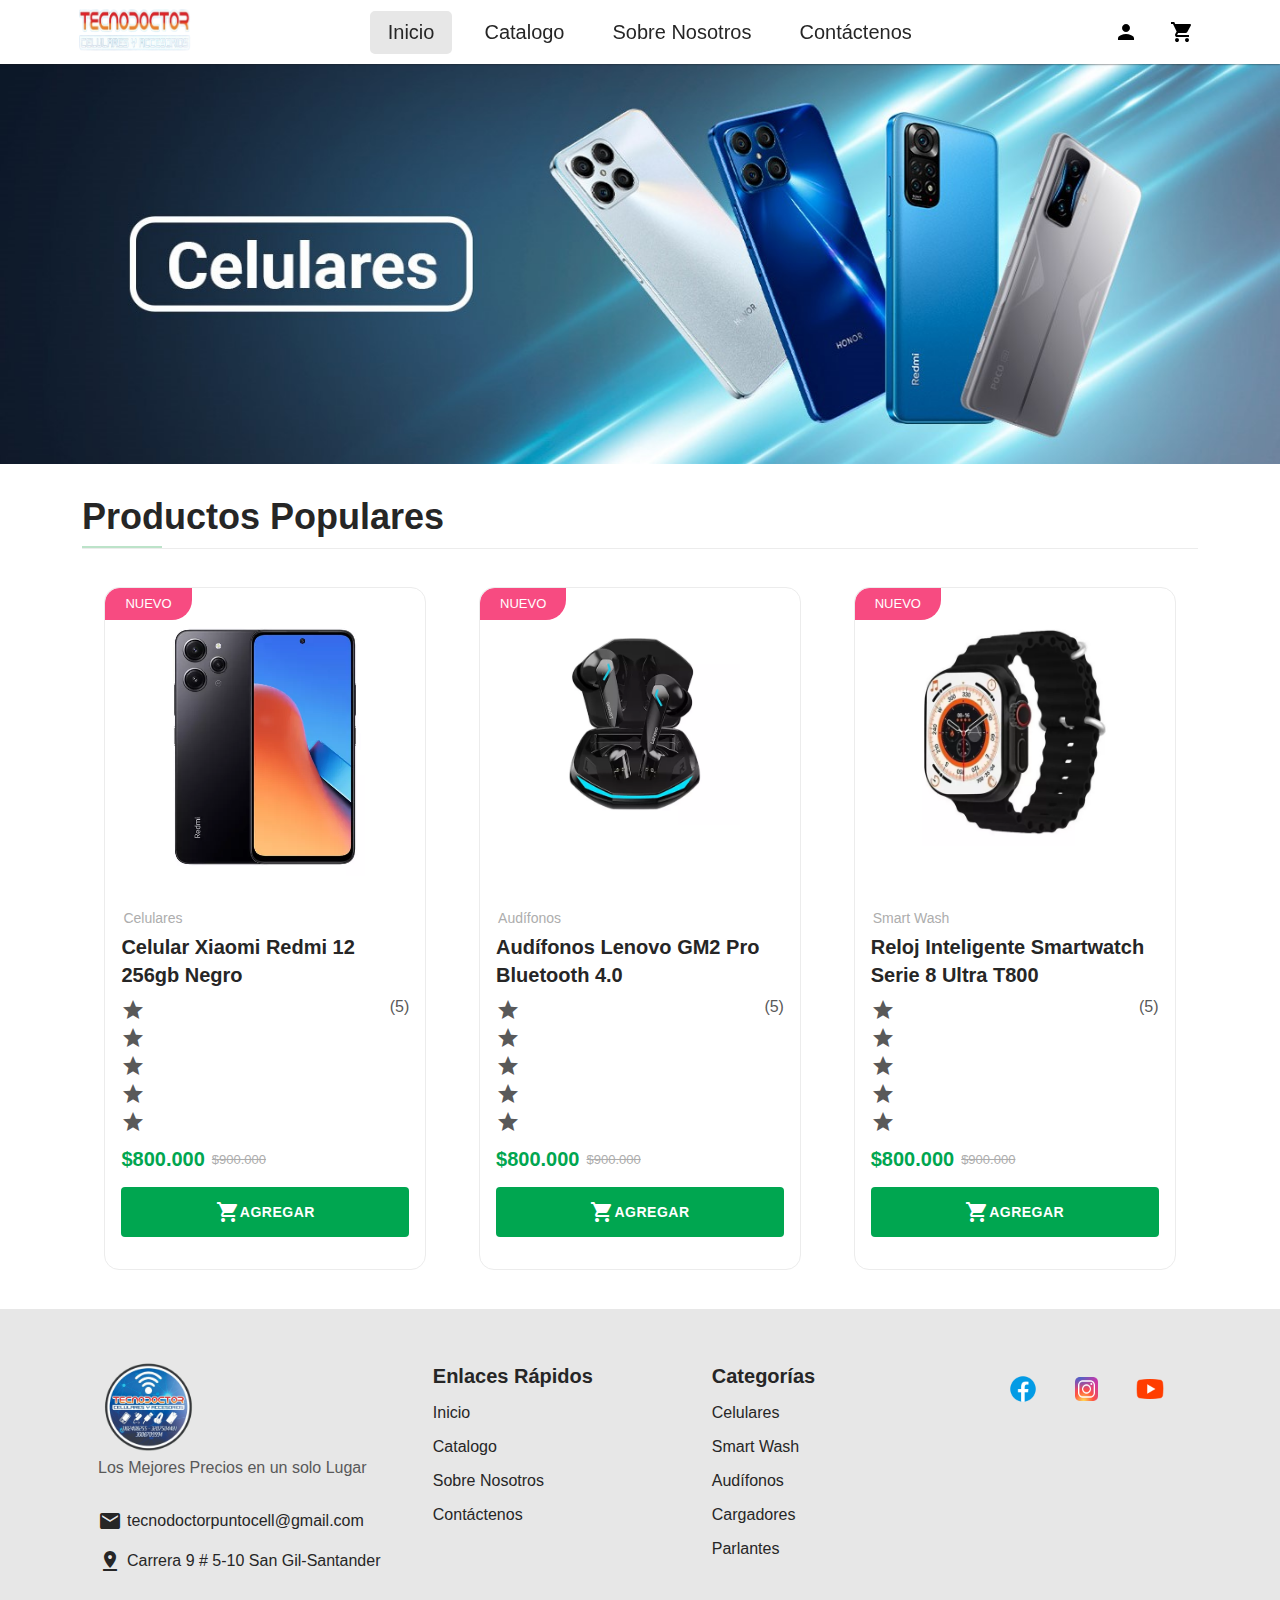
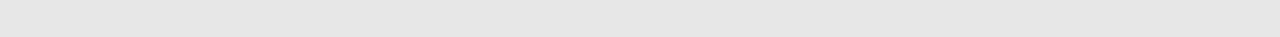
<file: index.html>
<!DOCTYPE html>
<html lang="es">
<head>
    <meta charset="UTF-8">
    <meta name="viewport" content="width=device-width, initial-scale=1.0">
    <link rel="stylesheet" href="./css/style.css">
    <link rel="shortcut icon" href="./favicon.ico" type="image/x-icon">
    <link href="https://fonts.googleapis.com/icon?family=Material+Icons" rel="stylesheet">
    <title>TECNODOCTOR PUNTO CELL</title>
</head>
<body>
    <!-- HEADER -->
    <header class="header">
        <nav class="nav">
            <a class="nav__logo" href="./index.html">
                <img src="./img/material/tecnodoctorpuntocell_logo-2.png" alt="logo">
            </a>
            <input type="checkbox" id="menu">
            <label class="mobile order-1 mat-fab" for="menu">
                <span class="material-icons open">
                    menu
                </span>
                <span class="material-icons close">
                    close
                </span>
            </label>
            <ul class="nav__menu">
                <li class="nav__link nav-active">
                    <a  href="./index.html">Inicio</a>
                </li>
                <li class="nav__link" >
                    <a href="./pages/shop.html">Catalogo</a>
                </li>
                <li class="nav__link">
                    <a href="./pages/about_us.html">Sobre Nosotros</a>
                </li>
                <li class="nav__link">
                    <a  href="./pages/contact_us.html">Contáctenos</a>
                </li>
            </ul>
            <ul class="nav__buttons">
                <li>
                    <button name="login" type="button" class="mat-fab">
                        <span class="material-icons">
                            person
                        </span>
                    </button>
                </li>
                <li>
                    <button name="shopping_cart" type="button"  class="mat-fab">
                        <span class="material-icons">
                            shopping_cart
                        </span>
                    </button>
                </li>
            </ul>

        </nav>
    </header>
    <!-- END HEADER -->

    <!-- MAIN -->
    <main class="main">
        <section>
            <div class="home__banner">
                <img class="mobile" src="./img/banners/home-mobile-1.jpg" alt="banner">
                <img class="desktop" src="./img/banners/home-desktop-1.jpg" alt="banner">
            </div>
        </section>
        
        <section class="section">
            <div class="container">
                <h1 class="section__title">
                    Productos Populares
                </h1>
                <div class="d-grid col-lg-4 gap-1">

                    <div class="product">
                        <div class="product__image">
                            <div class="product__img">
                                <a href="./pages/products/product.html" class="product__img">
                                    <img src="./img/products/product-1-01.webp" alt="product-1">
                                </a>
                            </div>
                            <div class="product__tag">
                                <span class="new">
                                    NUEVO
                                </span>
                            </div>
                        </div>
                        <div class="product__content">
                            <div class="product__category">
                                <a href="">
                                    Celulares
                                </a>
                            </div>
                            <h2>
                                <a class="product__title" href="">
                                    Celular Xiaomi Redmi 12 256gb Negro
                                </a>
                            </h2>
                            <div class="product__rate">
                                <div class="product__rate-starts">
                                    <span class="material-icons">
                                        star_rate
                                    </span>
                                    <span class="material-icons">
                                        star_rate
                                    </span>
                                    <span class="material-icons">
                                        star_rate
                                    </span>
                                    <span class="material-icons">
                                        star_rate
                                    </span>
                                    <span class="material-icons">
                                        star_rate
                                    </span>
                                </div>
                                <span class="product__rate-num">
                                    (5)
                                </span>
                            </div>
                            <div class="product__price">
                                <h3>$800.000</h3>
                                <h4 class="old-price">$900.000</h4>
                            </div>
                            <button class="product__button ">
                                <span class="material-icons">
                                    shopping_cart
                                </span>
                                AGREGAR
                            </button>
                        </div>
                    </div>

                    <div class="product">
                        <div class="product__image">
                            <div class="product__img">
                                <a href="./pages/products/product.html" class="product__img">
                                    <img src="./img/products/product-2-01.webp" alt="product-1">
                                </a>
                            </div>
                            <div class="product__tag">
                                <span class="new">
                                    NUEVO
                                </span>
                            </div>
                        </div>
                        <div class="product__content">
                            <div class="product__category">
                                <a href="">
                                    Audífonos
                                </a>
                            </div>
                            <h2>
                                <a class="product__title" href="./pages/products/product1.html">
                                    Audífonos Lenovo GM2 Pro Bluetooth 4.0
                                </a>
                            </h2>
                            <div class="product__rate">
                                <div class="product__rate-starts">
                                    <span class="material-icons">
                                        star_rate
                                    </span>
                                    <span class="material-icons">
                                        star_rate
                                    </span>
                                    <span class="material-icons">
                                        star_rate
                                    </span>
                                    <span class="material-icons">
                                        star_rate
                                    </span>
                                    <span class="material-icons">
                                        star_rate
                                    </span>
                                </div>
                                <span class="product__rate-num">
                                    (5)
                                </span>
                            </div>
                            <div class="product__price">
                                <h3>$800.000</h3>
                                <h4 class="old-price">$900.000</h4>
                            </div>
                            <button class="product__button ">
                                <span class="material-icons">
                                    shopping_cart
                                </span>
                                AGREGAR
                            </button>
                        </div>
                    </div>

                    <div class="product">
                        <div class="product__image">
                            <div class="product__img">
                                <a href="./pages/products/product.html" class="product__img">
                                    <img src="./img/products/product-3-01.webp" alt="product-1">
                                </a>
                            </div>
                            <div class="product__tag">
                                <span class="new">
                                    NUEVO
                                </span>
                            </div>
                        </div>
                        <div class="product__content">
                            <div class="product__category">
                                <a href="">
                                    Smart Wash
                                </a>
                            </div>
                            <h2>
                                <a class="product__title" href="./pages/products/product1.html">
                                    Reloj Inteligente Smartwatch Serie 8 Ultra T800
                                </a>
                            </h2>
                            <div class="product__rate">
                                <div class="product__rate-starts">
                                    <span class="material-icons">
                                        star_rate
                                    </span>
                                    <span class="material-icons">
                                        star_rate
                                    </span>
                                    <span class="material-icons">
                                        star_rate
                                    </span>
                                    <span class="material-icons">
                                        star_rate
                                    </span>
                                    <span class="material-icons">
                                        star_rate
                                    </span>
                                </div>
                                <span class="product__rate-num">
                                    (5)
                                </span>
                            </div>
                            <div class="product__price">
                                <h3>$800.000</h3>
                                <h4 class="old-price">$900.000</h4>
                            </div>
                            <button class="product__button ">
                                <span class="material-icons">
                                    shopping_cart
                                </span>
                                AGREGAR
                            </button>
                        </div>
                    </div>

                    
                </div>
            </div>
        </section>
    </main>
    <!-- END MAIN -->

    <!-- FOOTER -->
    <footer class="footer">
        <div class="container">
            <div class="d-grid footer__content gap-1">

                <div class="footer__section">
                    <div class="footer__logo">
                        <img  src="./img/material/tecnodoctorpuntocell_logo.png" alt="TECNODOCTOR-LOGO">
                        <p>
                            Los Mejores Precios en un solo Lugar
                        </p>
                    </div>
                    <ul>
                        <li class="footer__link">
                            <a href="">
                                <span class="material-icons">
                                    mail
                                </span>
                                tecnodoctorpuntocell@gmail.com
                            </a> 
                        </li>
                        <li class="footer__link">
                            <a href="">
                                <span class="material-icons">
                                    pin_drop
                                </span>
                                Carrera 9 # 5-10 San Gil-Santander
                            </a> 
                        </li>
                    </ul>
                </div>

                <div class="footer__section">
                    <h3 class="footer__subtitle my-1">
                        Enlaces Rápidos
                    </h3>
                    <ul>
                        <li class="footer__link">
                            <a href="./index.html">
                                Inicio
                            </a> 
                        </li>
                        <li class="footer__link">
                            <a href="./pages/shop.html">
                                Catalogo
                            </a> 
                        </li>
                        <li class="footer__link">
                            <a href="./pages/about_us.html">
                                Sobre Nosotros
                            </a> 
                        </li>
                        <li class="footer__link">
                            <a href="./pages/contact_us.html">
                                Contáctenos
                            </a> 
                        </li>
                    </ul>
                </div>

                <div class="footer__section">
                    <h3 class="footer__subtitle my-1">
                        Categorías
                    </h3>
                    <ul>
                        <li class="footer__link">
                            <a href="">Celulares</a> 
                        </li>
                        <li class="footer__link">
                            <a href="">Smart Wash</a> 
                        </li>
                        <li class="footer__link">
                            <a href="">Audífonos</a> 
                        </li>
                        <li class="footer__link">
                            <a href="">Cargadores</a> 
                        </li class="footer__link" >
                        <li class="footer__link">
                            <a href="">Parlantes</a> 
                        </li>
                    </ul>
                </div>

                <div class="footer__section">
                    <div class="d-flex text-align-center">
                        <a href=""  class="footer__social">
                            <img src="./img/material/facebook.png" alt="facebook link">
                        </a>
                        <a href=""  class="footer__social">
                            <img src="./img/material/instagram.png" alt="instagram link">
                        </a>
                        <a href=""  class="footer__social">
                            <img src="./img/material/youtube.png" alt="YouTube link">
                        </a>
                    </div>
                </div>

            </div>
        </div>
    </footer>
    <!-- END FOOTER -->
</body>
</html>
</file>
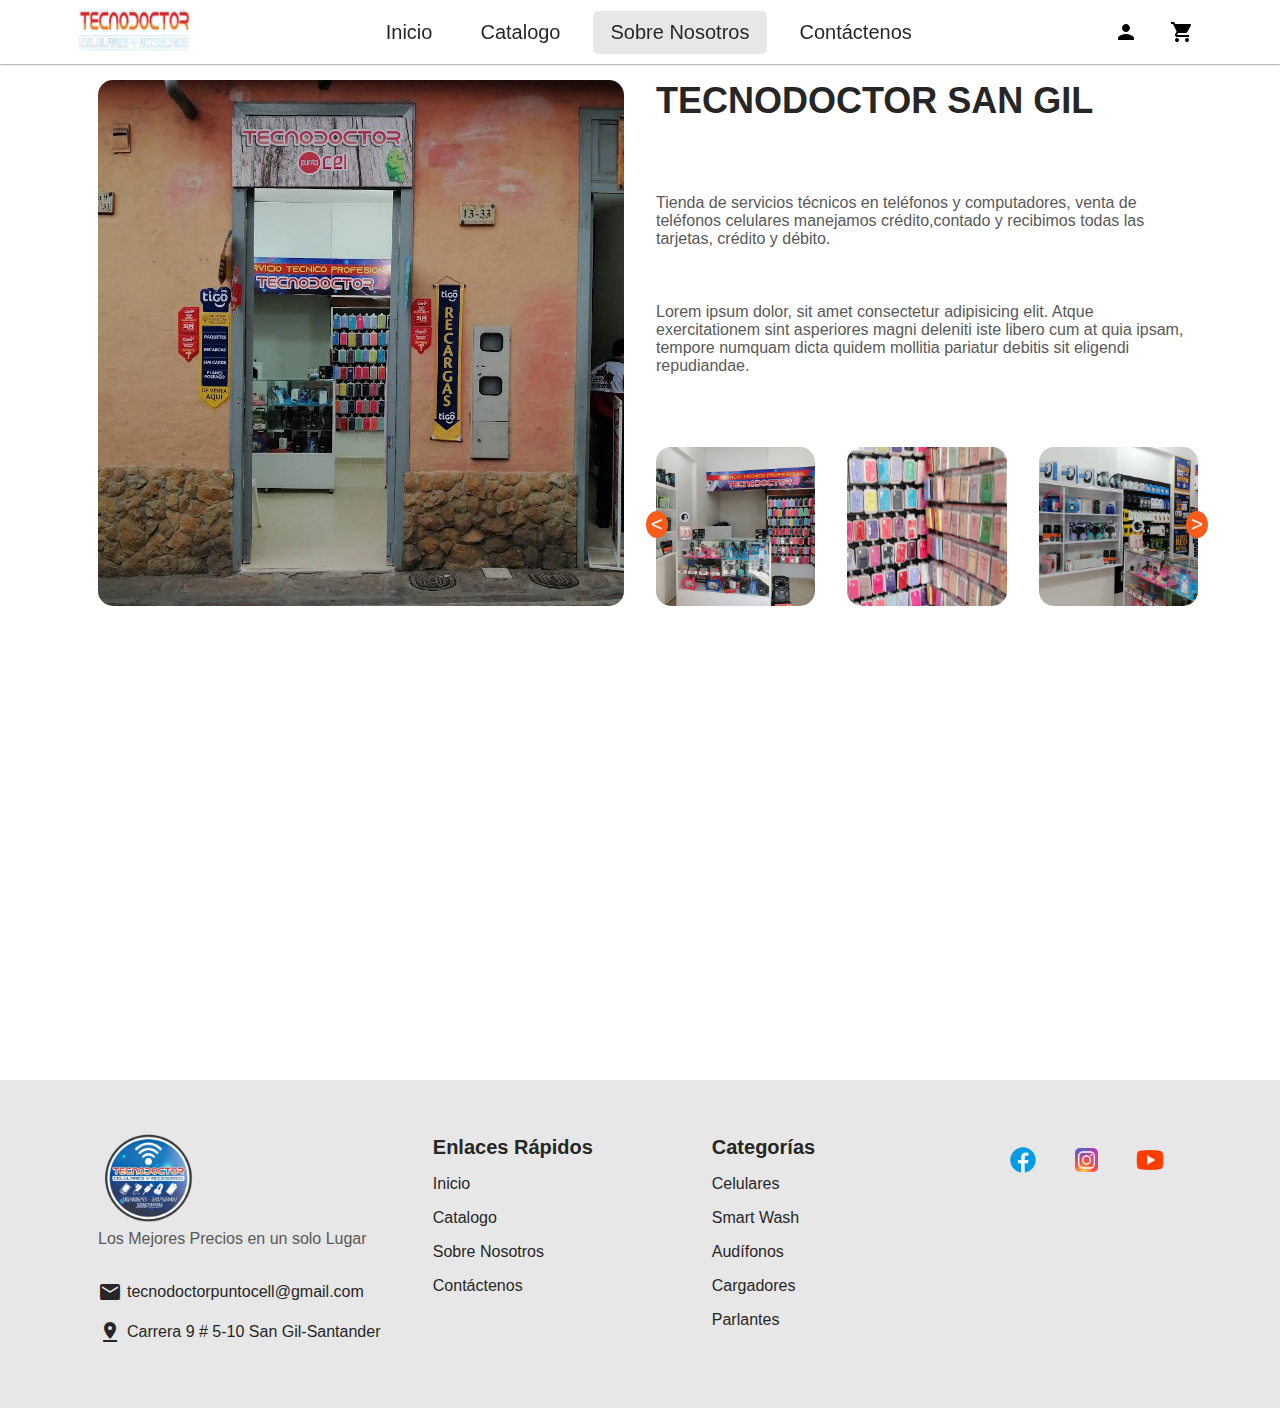
<file: pages/about_us.html>
<!DOCTYPE html>
<html lang="es">
<head>
    <meta charset="UTF-8">
    <meta name="viewport" content="width=device-width, initial-scale=1.0">
    <link rel="stylesheet" href="./../css/style.css">
    <link rel="shortcut icon" href="./../favicon.ico" type="image/x-icon">
    <link href="https://fonts.googleapis.com/icon?family=Material+Icons" rel="stylesheet">
    <title>TECNODOCTOR PUNTO CELL</title>
</head>
<body>
    <!-- HEADER -->
    <header class="header">
        <nav class="nav">
            <a class="nav__logo" href="./../index.html">
                <img src="./../img/material/tecnodoctorpuntocell_logo-2.png" alt="logo">
            </a>
            <input type="checkbox" id="menu">
            <label class="mobile order-1 mat-fab" for="menu">
                <span class="material-icons open">
                    menu
                </span>
                <span class="material-icons close">
                    close
                </span>
            </label>
            <ul class="nav__menu">
                <li class="nav__link">
                    <a  href="./../index.html">Inicio</a>
                </li>
                <li class="nav__link" >
                    <a href="./../pages/shop.html">Catalogo</a>
                </li>
                <li class="nav__link nav-active">
                    <a href="./../pages/about_us.html">Sobre Nosotros</a>
                </li>
                <li class="nav__link">
                    <a  href="./../pages/contact_us.html">Contáctenos</a>
                </li>
            </ul>
            <ul class="nav__buttons">
                <li>
                    <button name="login" type="button" class="mat-fab">
                        <span class="material-icons">
                            person
                        </span>
                    </button>
                </li>
                <li>
                    <button name="shopping_cart" type="button"  class="mat-fab">
                        <span class="material-icons">
                            shopping_cart
                        </span>
                    </button>
                </li>
            </ul>

        </nav>
    </header>
    <!-- END HEADER -->

    <!-- MAIN -->
    <main class="main">
        <div class="container">
            <div class="d-grid col-lg-6">
                <div class="about__image">
                    <img src="./../img/material/about-home.jpeg" alt="about home">
                </div>
                <div class="about__text">
                    <h1 class="about__title">
                        TECNODOCTOR SAN GIL
                    </h1>
                    <p>
                        Tienda de servicios técnicos en teléfonos y computadores,
                        venta de teléfonos celulares manejamos crédito,contado y recibimos todas las tarjetas,
                        crédito y débito.
                    </p>
                    <p>
                        Lorem ipsum dolor, sit amet consectetur adipisicing elit.
                         Atque exercitationem sint asperiores magni deleniti iste libero cum at quia ipsam, 
                         tempore numquam dicta quidem mollitia pariatur debitis sit eligendi repudiandae.
                    </p>
                   
                    <div class="swiper">
                        <div class="swiper-slide">
                            <img src="./../img/material/about-swiper_1.jpg" alt="about image 1">
                        </div>

                        <div class="swiper-slide">
                            <img src="./../img/material/about-swiper_2.jpeg" alt="about image 2">
                        </div>

                        <div class="swiper-slide">
                            <img src="./../img/material/about-swiper_3.jpg" alt="about image 3">
                        </div>

                    </div>
                </div>
            </div>

            <div>
                <iframe src="https://www.google.com/maps/embed?pb=!1m14!1m8!1m3!1d15854.924108294166!2d-73.1340096!3d6.5556008!3m2!1i1024!2i768!4f13.1!3m3!1m2!1s0x8e69c7026d561e83%3A0xc4ba0be4a59fc86f!2sTecnodoctor!5e0!3m2!1ses-419!2sco!4v1706979838356!5m2!1ses-419!2sco" width="100%" height="450" style="border:0;" allowfullscreen="" loading="lazy" referrerpolicy="no-referrer-when-downgrade"></iframe>
            </div>
        </div>
    </main>
    <!-- END MAIN -->

    <!-- FOOTER -->
    <footer class="footer">
        <div class="container">
            <div class="d-grid footer__content gap-1">

                <div class="footer__section">
                    <div class="footer__logo">
                        <img  src="./../img/material/tecnodoctorpuntocell_logo.png" alt="TECNODOCTOR-LOGO">
                        <p>
                            Los Mejores Precios en un solo Lugar
                        </p>
                    </div>
                    <ul>
                        <li class="footer__link">
                            <a href="">
                                <span class="material-icons">
                                    mail
                                </span>
                                tecnodoctorpuntocell@gmail.com
                            </a> 
                        </li>
                        <li class="footer__link">
                            <a href="">
                                <span class="material-icons">
                                    pin_drop
                                </span>
                                Carrera 9 # 5-10 San Gil-Santander
                            </a> 
                        </li>
                    </ul>
                </div>

                <div class="footer__section">
                    <h3 class="footer__subtitle my-1">
                        Enlaces Rápidos
                    </h3>
                    <ul>
                        <li class="footer__link">
                            <a href="./../index.html">
                                Inicio
                            </a> 
                        </li>
                        <li class="footer__link">
                            <a href="./../pages/shop.html">
                                Catalogo
                            </a> 
                        </li>
                        <li class="footer__link">
                            <a href="./../pages/about_us.html">
                                Sobre Nosotros
                            </a> 
                        </li>
                        <li class="footer__link">
                            <a href="./../pages/contact_us.html">
                                Contáctenos
                            </a> 
                        </li>
                    </ul>
                </div>

                <div class="footer__section">
                    <h3 class="footer__subtitle my-1">
                        Categorías
                    </h3>
                    <ul>
                        <li class="footer__link">
                            <a href="">Celulares</a> 
                        </li>
                        <li class="footer__link">
                            <a href="">Smart Wash</a> 
                        </li>
                        <li class="footer__link">
                            <a href="">Audífonos</a> 
                        </li>
                        <li class="footer__link">
                            <a href="">Cargadores</a> 
                        </li class="footer__link" >
                        <li class="footer__link">
                            <a href="">Parlantes</a> 
                        </li>
                    </ul>
                </div>

                <div class="footer__section">
                    <div class="d-flex text-align-center">
                        <a href=""  class="footer__social">
                            <img src="./../img/material/facebook.png" alt="facebook link">
                        </a>
                        <a href=""  class="footer__social">
                            <img src="./../img/material/instagram.png" alt="instagram link">
                        </a>
                        <a href=""  class="footer__social">
                            <img src="./../img/material/youtube.png" alt="YouTube link">
                        </a>
                    </div>
                </div>

            </div>
        </div>
    </footer>
    <!-- END FOOTER -->
</body>
</html>
</file>
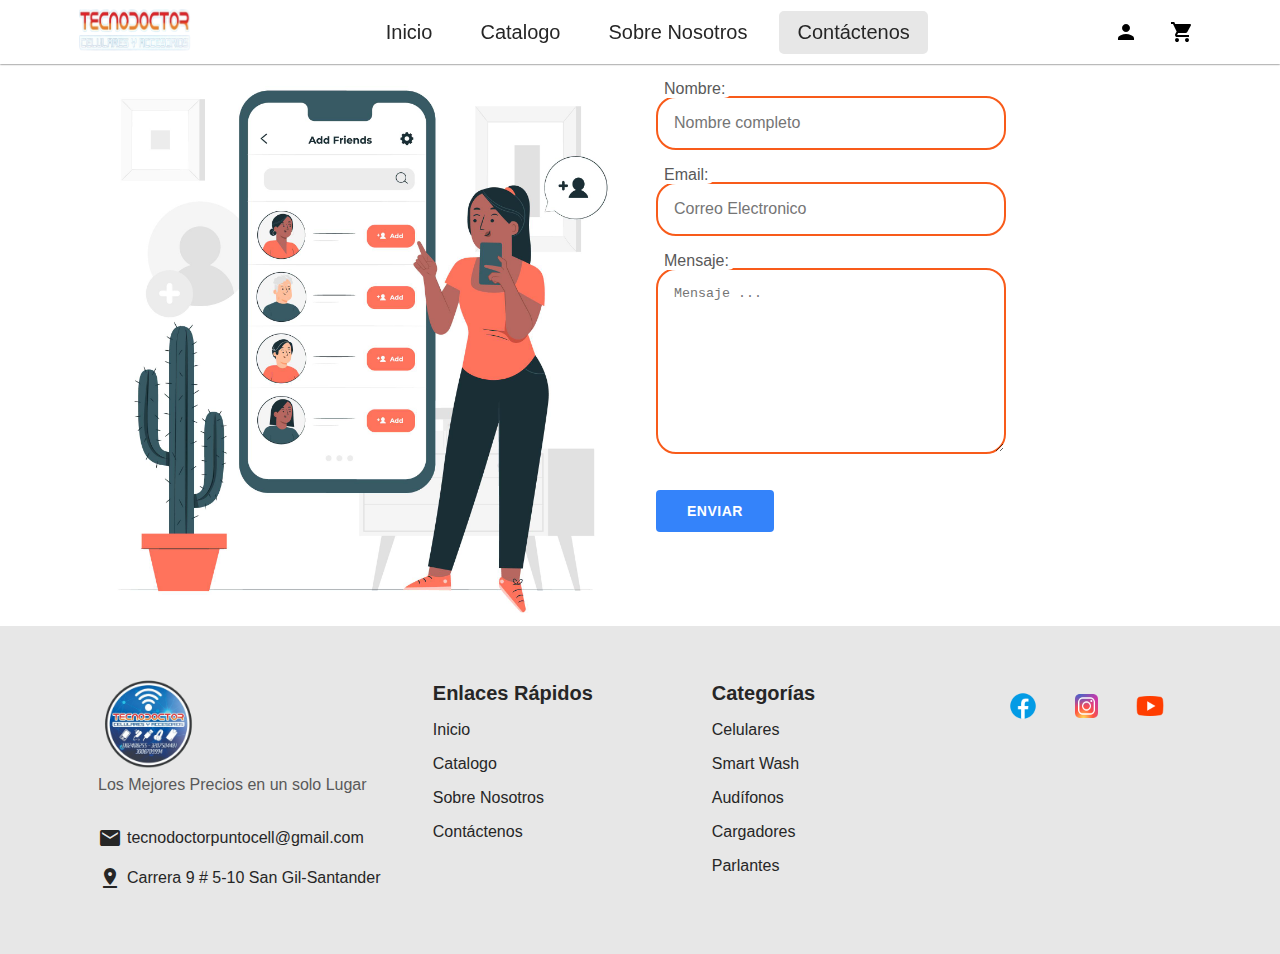
<file: pages/contact_us.html>
<!DOCTYPE html>
<html lang="es">
<head>
    <meta charset="UTF-8">
    <meta name="viewport" content="width=device-width, initial-scale=1.0">
    <link rel="stylesheet" href="./../css/style.css">
    <link rel="shortcut icon" href="./../favicon.ico" type="image/x-icon">
    <link href="https://fonts.googleapis.com/icon?family=Material+Icons" rel="stylesheet">
    <title>TECNODOCTOR PUNTO CELL</title>
</head>
<body>
    <!-- HEADER -->
    <header class="header">
        <nav class="nav">
            <a class="nav__logo" href="./../index.html">
                <img src="./../img/material/tecnodoctorpuntocell_logo-2.png" alt="logo">
            </a>
            <input type="checkbox" id="menu">
            <label class="mobile order-1 mat-fab" for="menu">
                <span class="material-icons open">
                    menu
                </span>
                <span class="material-icons close">
                    close
                </span>
            </label>
            <ul class="nav__menu">
                <li class="nav__link">
                    <a  href="./../index.html">Inicio</a>
                </li>
                <li class="nav__link" >
                    <a href="./../pages/shop.html">Catalogo</a>
                </li>
                <li class="nav__link">
                    <a href="./../pages/about_us.html">Sobre Nosotros</a>
                </li>
                <li class="nav__link nav-active">
                    <a  href="./../pages/contact_us.html">Contáctenos</a>
                </li>
            </ul>
            <ul class="nav__buttons">
                <li>
                    <button name="login" type="button" class="mat-fab">
                        <span class="material-icons">
                            person
                        </span>
                    </button>
                </li>
                <li>
                    <button name="shopping_cart" type="button"  class="mat-fab">
                        <span class="material-icons">
                            shopping_cart
                        </span>
                    </button>
                </li>
            </ul>

        </nav>
    </header>
    <!-- END HEADER -->

    <!-- MAIN -->
    <main class="main">
        <div class="container">
            <div class="d-grid col-lg-6">
                <div class="contact__image">
                    <img src="../img/material/contact.jpg" alt="contact image">
                </div>
                <div class="contact__form">
                    <form action="ac">
                        <div class="input-container">
                            <label for="nombre">Nombre:</label>
                            <input type="text" id="nombre" placeholder="Nombre completo" required aria-describedby="nombre-help">
                            <!-- <small id="nombre-help">Por favor, introduce tu nombre completo.</small> -->
                        </div>
                        <div class="input-container">
                            <label for="email">Email:</label>
                            <input type="email" id="email" placeholder="Correo Electronico" required aria-describedby="email-help">
                            <!-- <small id="email-help">Por favor, introduce tu Correo Electronico.</small> -->
                        </div>
                        <div class="input-container">
                            <label for="message">Mensaje:</label>
                            <textarea rows="10" cols="20" type="message" id="message" placeholder="Mensaje ..." required aria-describedby="menssage-help"></textarea>
                            <!-- <small id="message-help">Por favor, introduce un Mensaje.</small> -->
                        </div>
                        <div class="form-buttons">
                            <button class="button">
                                ENVIAR
                            </button>
                        </div>
                    </form>
                </div>
            </div>
        </div>
    </main>
    <!-- END MAIN -->

    <!-- FOOTER -->
    <footer class="footer">
        <div class="container">
            <div class="d-grid footer__content gap-1">

                <div class="footer__section">
                    <div class="footer__logo">
                        <img  src="./../img/material/tecnodoctorpuntocell_logo.png" alt="TECNODOCTOR-LOGO">
                        <p>
                            Los Mejores Precios en un solo Lugar
                        </p>
                    </div>
                    <ul>
                        <li class="footer__link">
                            <a href="">
                                <span class="material-icons">
                                    mail
                                </span>
                                tecnodoctorpuntocell@gmail.com
                            </a> 
                        </li>
                        <li class="footer__link">
                            <a href="">
                                <span class="material-icons">
                                    pin_drop
                                </span>
                                Carrera 9 # 5-10 San Gil-Santander
                            </a> 
                        </li>
                    </ul>
                </div>

                <div class="footer__section">
                    <h3 class="footer__subtitle my-1">
                        Enlaces Rápidos
                    </h3>
                    <ul>
                        <li class="footer__link">
                            <a href="./../index.html">
                                Inicio
                            </a> 
                        </li>
                        <li class="footer__link">
                            <a href="./../pages/shop.html">
                                Catalogo
                            </a> 
                        </li>
                        <li class="footer__link">
                            <a href="./../pages/about_us.html">
                                Sobre Nosotros
                            </a> 
                        </li>
                        <li class="footer__link">
                            <a href="./../pages/contact_us.html">
                                Contáctenos
                            </a> 
                        </li>
                    </ul>
                </div>

                <div class="footer__section">
                    <h3 class="footer__subtitle my-1">
                        Categorías
                    </h3>
                    <ul>
                        <li class="footer__link">
                            <a href="">Celulares</a> 
                        </li>
                        <li class="footer__link">
                            <a href="">Smart Wash</a> 
                        </li>
                        <li class="footer__link">
                            <a href="">Audífonos</a> 
                        </li>
                        <li class="footer__link">
                            <a href="">Cargadores</a> 
                        </li class="footer__link" >
                        <li class="footer__link">
                            <a href="">Parlantes</a> 
                        </li>
                    </ul>
                </div>

                <div class="footer__section">
                    <div class="d-flex text-align-center">
                        <a href=""  class="footer__social">
                            <img src="./../img/material/facebook.png" alt="facebook link">
                        </a>
                        <a href=""  class="footer__social">
                            <img src="./../img/material/instagram.png" alt="instagram link">
                        </a>
                        <a href=""  class="footer__social">
                            <img src="./../img/material/youtube.png" alt="YouTube link">
                        </a>
                    </div>
                </div>

            </div>
        </div>
    </footer>
    <!-- END FOOTER -->
</body>
</html>
</file>
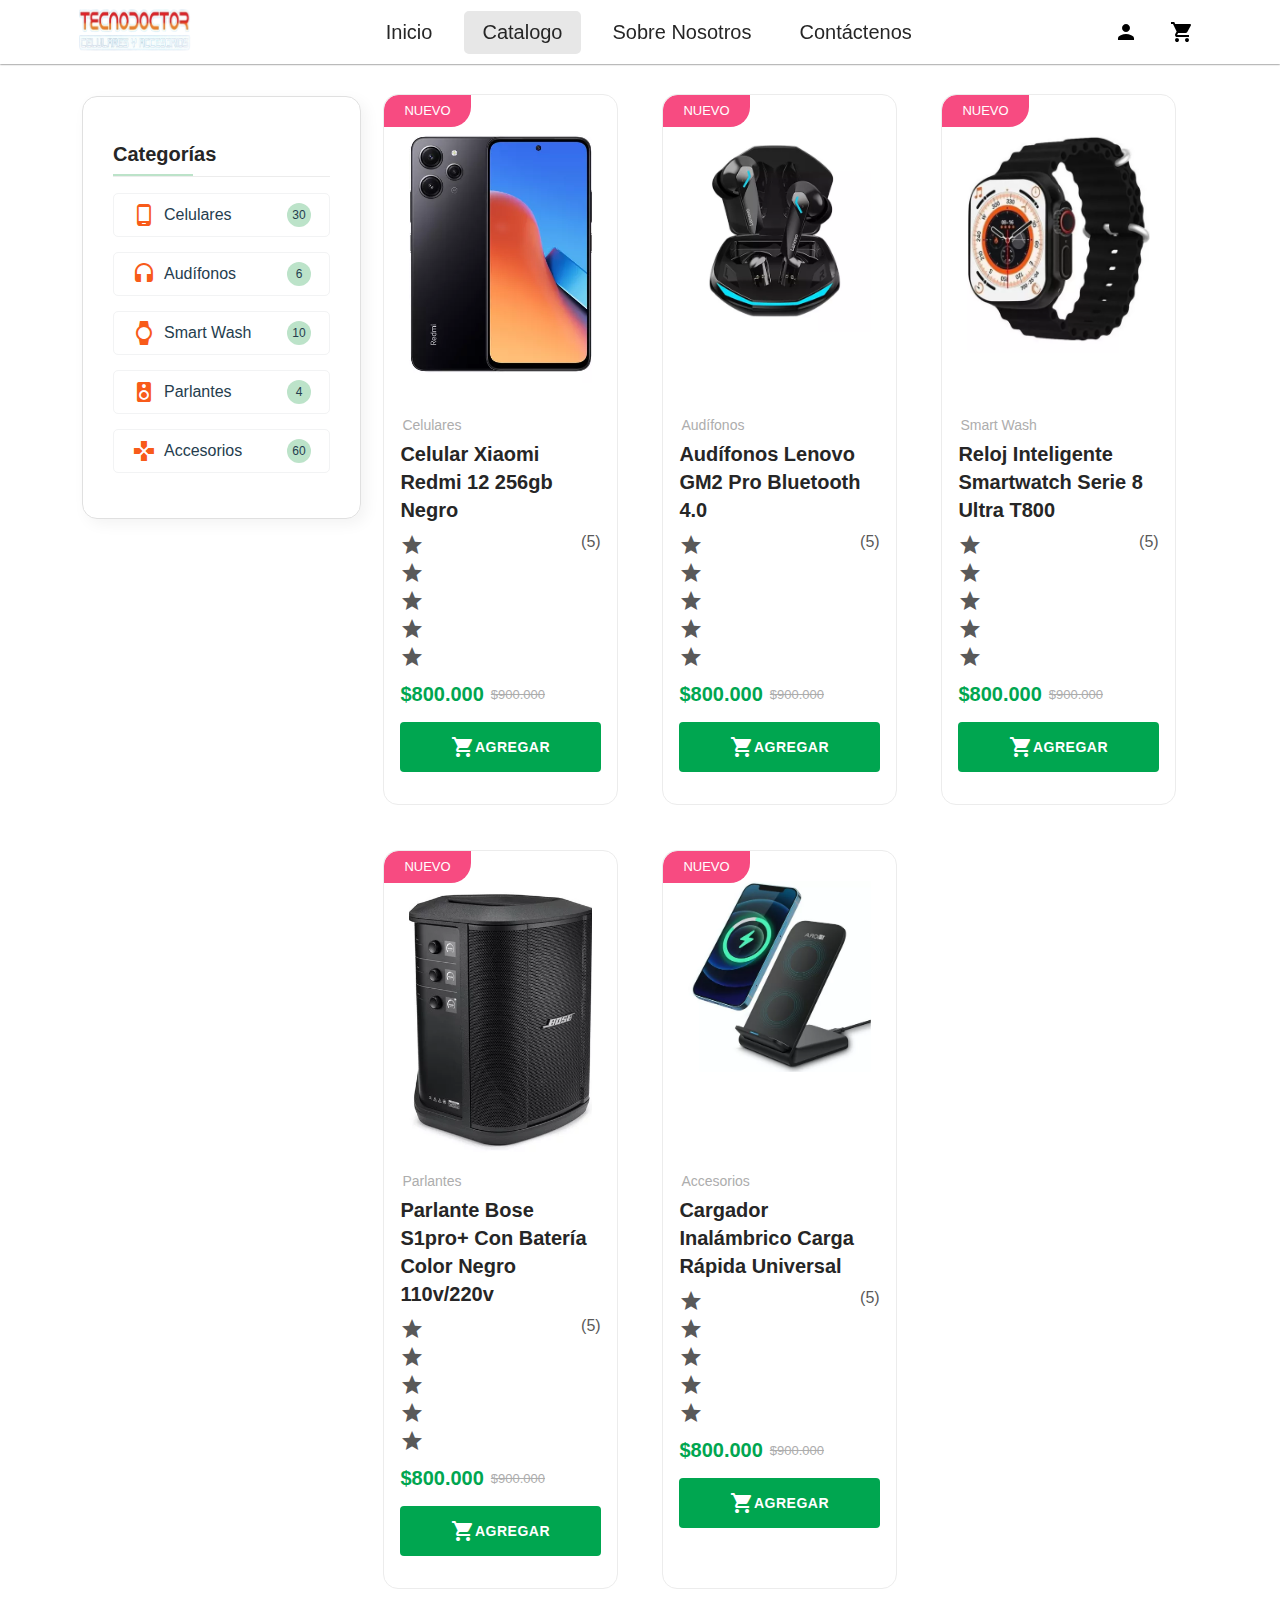
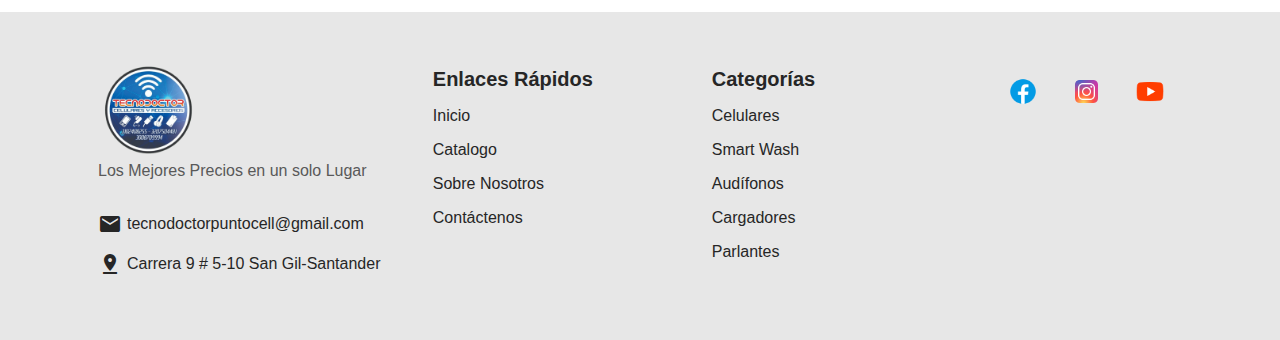
<file: pages/shop.html>
<!DOCTYPE html>
<html lang="es">
<head>
    <meta charset="UTF-8">
    <meta name="viewport" content="width=device-width, initial-scale=1.0">
    <link rel="stylesheet" href="./../css/style.css">
    <link rel="shortcut icon" href="./../favicon.ico" type="image/x-icon">
    <link href="https://fonts.googleapis.com/icon?family=Material+Icons" rel="stylesheet">
    <title>TECNODOCTOR PUNTO CELL</title>
</head>
<body>
    <!-- HEADER -->
    <header class="header">
        <nav class="nav">
            <a class="nav__logo" href="./../index.html">
                <img src="./../img/material/tecnodoctorpuntocell_logo-2.png" alt="logo">
            </a>
            <input type="checkbox" id="menu">
            <label class="mobile order-1 mat-fab" for="menu">
                <span class="material-icons open">
                    menu
                </span>
                <span class="material-icons close">
                    close
                </span>
            </label>
            <ul class="nav__menu">
                <li class="nav__link">
                    <a  href="./../index.html">Inicio</a>
                </li>
                <li class="nav__link nav-active" >
                    <a href="./../pages/shop.html">Catalogo</a>
                </li>
                <li class="nav__link">
                    <a href="./../pages/about_us.html">Sobre Nosotros</a>
                </li>
                <li class="nav__link">
                    <a  href="./../pages/contact_us.html">Contáctenos</a>
                </li>
            </ul>
            <ul class="nav__buttons">
                <li>
                    <button name="login" type="button" class="mat-fab">
                        <span class="material-icons">
                            person
                        </span>
                    </button>
                </li>
                <li>
                    <button name="shopping_cart" type="button"  class="mat-fab">
                        <span class="material-icons">
                            shopping_cart
                        </span>
                    </button>
                </li>
            </ul>

        </nav>
    </header>
    <!-- END HEADER -->

    <!-- MAIN -->
    <main class="main">
        <div class="container">
            <div class="shop__marcas">
    
            </div>
            <div class="d-grid shop">
                <div>
                    <div class="category-card">
                        <h3 class="section__title">Categorías</h3>
                        <ul>
                            <li>
                                <a href="./categorys/mobiles.html">
                                    <div>
                                        <span class="material-icons color-first me-1">
                                            phone_android
                                        </span>
                                        Celulares 
                                    </div>
                                    <span class="count">
                                        30
                                    </span>
                                </a>
                            </li>

                            <li>
                                <a href="./categorys/headset.html">
                                    <div>
                                        <span class="material-icons color-first me-1">
                                            headset
                                        </span>
                                        Audífonos 
                                    </div>
                                    <span class="count">
                                        6
                                    </span>
                                </a>
                            </li>

                            <li>
                                <a href="./categorys/smart-wash.html">
                                    <div>
                                        <span class="material-icons color-first me-1">
                                            watch
                                        </span>
                                        Smart Wash 
                                    </div>
                                    <span class="count">
                                        10
                                    </span>
                                </a>
                            </li>

                            <li>
                                <a href="./categorys/mobiles.html">
                                    <div>
                                        <span class="material-icons color-first me-1">
                                            speaker
                                        </span>
                                        Parlantes
                                    </div>
                                    <span class="count">
                                        4
                                    </span>
                                </a>
                            </li>

                            <li>
                                <a href="./categorys/mobiles.html">
                                    <div>
                                        <span class="material-icons color-first me-1">
                                            gamepad
                                        </span>
                                        Accesorios
                                    </div>
                                    <span class="count">
                                        60
                                    </span>
                                </a>
                            </li>

                        </ul>
                    </div>
    
                </div>

                <!-- ====================== productos ====================== -->
                <div class="d-grid col-lg-4 mt-1">

                    <div class="product">
                        <div class="product__image">
                            <div class="product__img">
                                <a href="./products/product.html" class="product__img">
                                    <img src="./../img/products/product-1-01.webp" alt="product-1">
                                </a>
                            </div>
                            <div class="product__tag">
                                <span class="new">
                                    NUEVO
                                </span>
                            </div>
                        </div>
                        <div class="product__content">
                            <div class="product__category">
                                <a href="">
                                    Celulares
                                </a>
                            </div>
                            <h2>
                                <a class="product__title" href="./products/product.html">
                                    Celular Xiaomi Redmi 12 256gb Negro
                                </a>
                            </h2>
                            <div class="product__rate">
                                <div class="product__rate-starts">
                                    <span class="material-icons">
                                        star_rate
                                    </span>
                                    <span class="material-icons">
                                        star_rate
                                    </span>
                                    <span class="material-icons">
                                        star_rate
                                    </span>
                                    <span class="material-icons">
                                        star_rate
                                    </span>
                                    <span class="material-icons">
                                        star_rate
                                    </span>
                                </div>
                                <span class="product__rate-num">
                                    (5)
                                </span>
                            </div>
                            <div class="product__price">
                                <h3>$800.000</h3>
                                <h4 class="old-price">$900.000</h4>
                            </div>
                            <button class="product__button ">
                                <span class="material-icons">
                                    shopping_cart
                                </span>
                                AGREGAR
                            </button>
                        </div>
                    </div>

                    <div class="product">
                        <div class="product__image">
                            <div class="product__img">
                                <a href="./products/product.html" class="product__img">
                                    <img src="./../img/products/product-2-01.webp" alt="product-1">
                                </a>
                            </div>
                            <div class="product__tag">
                                <span class="new">
                                    NUEVO
                                </span>
                            </div>
                        </div>
                        <div class="product__content">
                            <div class="product__category">
                                <a href="">
                                    Audífonos
                                </a>
                            </div>
                            <h2>
                                <a class="product__title" href="./products/product.html">
                                    Audífonos Lenovo GM2 Pro Bluetooth 4.0
                                </a>
                            </h2>
                            <div class="product__rate">
                                <div class="product__rate-starts">
                                    <span class="material-icons">
                                        star_rate
                                    </span>
                                    <span class="material-icons">
                                        star_rate
                                    </span>
                                    <span class="material-icons">
                                        star_rate
                                    </span>
                                    <span class="material-icons">
                                        star_rate
                                    </span>
                                    <span class="material-icons">
                                        star_rate
                                    </span>
                                </div>
                                <span class="product__rate-num">
                                    (5)
                                </span>
                            </div>
                            <div class="product__price">
                                <h3>$800.000</h3>
                                <h4 class="old-price">$900.000</h4>
                            </div>
                            <button class="product__button ">
                                <span class="material-icons">
                                    shopping_cart
                                </span>
                                AGREGAR
                            </button>
                        </div>
                    </div>

                    <div class="product">
                        <div class="product__image">
                            <div class="product__img">
                                <a href="./products/product.html" class="product__img">
                                    <img src="./../img/products/product-3-01.webp" alt="product-1">
                                </a>
                            </div>
                            <div class="product__tag">
                                <span class="new">
                                    NUEVO
                                </span>
                            </div>
                        </div>
                        <div class="product__content">
                            <div class="product__category">
                                <a href="">
                                    Smart Wash
                                </a>
                            </div>
                            <h2>
                                <a class="product__title" href="./products/product.html">
                                    Reloj Inteligente Smartwatch Serie 8 Ultra T800
                                </a>
                            </h2>
                            <div class="product__rate">
                                <div class="product__rate-starts">
                                    <span class="material-icons">
                                        star_rate
                                    </span>
                                    <span class="material-icons">
                                        star_rate
                                    </span>
                                    <span class="material-icons">
                                        star_rate
                                    </span>
                                    <span class="material-icons">
                                        star_rate
                                    </span>
                                    <span class="material-icons">
                                        star_rate
                                    </span>
                                </div>
                                <span class="product__rate-num">
                                    (5)
                                </span>
                            </div>
                            <div class="product__price">
                                <h3>$800.000</h3>
                                <h4 class="old-price">$900.000</h4>
                            </div>
                            <button class="product__button ">
                                <span class="material-icons">
                                    shopping_cart
                                </span>
                                AGREGAR
                            </button>
                        </div>
                    </div>
                    
                    <div class="product">
                        <div class="product__image">
                            <div class="product__img">
                                <a href="./products/product.html" class="product__img">
                                    <img src="./../img/products/product-4-01.webp" alt="product-1">
                                </a>
                            </div>
                            <div class="product__tag">
                                <span class="new">
                                    NUEVO
                                </span>
                            </div>
                        </div>
                        <div class="product__content">
                            <div class="product__category">
                                <a href="">
                                    Parlantes
                                </a>
                            </div>
                            <h2>
                                <a class="product__title" href="">
                                    Parlante Bose S1pro+ Con Batería Color Negro 110v/220v
                                </a>
                            </h2>
                            <div class="product__rate">
                                <div class="product__rate-starts">
                                    <span class="material-icons">
                                        star_rate
                                    </span>
                                    <span class="material-icons">
                                        star_rate
                                    </span>
                                    <span class="material-icons">
                                        star_rate
                                    </span>
                                    <span class="material-icons">
                                        star_rate
                                    </span>
                                    <span class="material-icons">
                                        star_rate
                                    </span>
                                </div>
                                <span class="product__rate-num">
                                    (5)
                                </span>
                            </div>
                            <div class="product__price">
                                <h3>$800.000</h3>
                                <h4 class="old-price">$900.000</h4>
                            </div>
                            <button class="product__button ">
                                <span class="material-icons">
                                    shopping_cart
                                </span>
                                AGREGAR
                            </button>
                        </div>
                    </div>

                    <div class="product">
                        <div class="product__image">
                            <div class="product__img">
                                <a href="./products/product.html" class="product__img">
                                    <img src="./../img/products/product-5-01.webp" alt="product-1">
                                </a>
                            </div>
                            <div class="product__tag">
                                <span class="new">
                                    NUEVO
                                </span>
                            </div>
                        </div>
                        <div class="product__content">
                            <div class="product__category">
                                <a href="">
                                    Accesorios
                                </a>
                            </div>
                            <h2>
                                <a class="product__title" href="">
                                    Cargador Inalámbrico Carga Rápida Universal
                                </a>
                            </h2>
                            <div class="product__rate">
                                <div class="product__rate-starts">
                                    <span class="material-icons">
                                        star_rate
                                    </span>
                                    <span class="material-icons">
                                        star_rate
                                    </span>
                                    <span class="material-icons">
                                        star_rate
                                    </span>
                                    <span class="material-icons">
                                        star_rate
                                    </span>
                                    <span class="material-icons">
                                        star_rate
                                    </span>
                                </div>
                                <span class="product__rate-num">
                                    (5)
                                </span>
                            </div>
                            <div class="product__price">
                                <h3>$800.000</h3>
                                <h4 class="old-price">$900.000</h4>
                            </div>
                            <button class="product__button ">
                                <span class="material-icons">
                                    shopping_cart
                                </span>
                                AGREGAR
                            </button>
                        </div>
                    </div>

                    
                </div>
            </div>
        </div>
    </main>
    <!-- END MAIN -->

    <!-- FOOTER -->
    <footer class="footer">
        <div class="container">
            <div class="d-grid footer__content gap-1">

                <div class="footer__section">
                    <div class="footer__logo">
                        <img  src="./../img/material/tecnodoctorpuntocell_logo.png" alt="TECNODOCTOR-LOGO">
                        <p>
                            Los Mejores Precios en un solo Lugar
                        </p>
                    </div>
                    <ul>
                        <li class="footer__link">
                            <a href="">
                                <span class="material-icons">
                                    mail
                                </span>
                                tecnodoctorpuntocell@gmail.com
                            </a> 
                        </li>
                        <li class="footer__link">
                            <a href="">
                                <span class="material-icons">
                                    pin_drop
                                </span>
                                Carrera 9 # 5-10 San Gil-Santander
                            </a> 
                        </li>
                    </ul>
                </div>

                <div class="footer__section">
                    <h3 class="footer__subtitle my-1">
                        Enlaces Rápidos
                    </h3>
                    <ul>
                        <li class="footer__link">
                            <a href="./../index.html">
                                Inicio
                            </a> 
                        </li>
                        <li class="footer__link">
                            <a href="./../pages/shop.html">
                                Catalogo
                            </a> 
                        </li>
                        <li class="footer__link">
                            <a href="./../pages/about_us.html">
                                Sobre Nosotros
                            </a> 
                        </li>
                        <li class="footer__link">
                            <a href="./../pages/contact_us.html">
                                Contáctenos
                            </a> 
                        </li>
                    </ul>
                </div>

                <div class="footer__section">
                    <h3 class="footer__subtitle my-1">
                        Categorías
                    </h3>
                    <ul>
                        <li class="footer__link">
                            <a href="">Celulares</a> 
                        </li>
                        <li class="footer__link">
                            <a href="">Smart Wash</a> 
                        </li>
                        <li class="footer__link">
                            <a href="">Audífonos</a> 
                        </li>
                        <li class="footer__link">
                            <a href="">Cargadores</a> 
                        </li class="footer__link" >
                        <li class="footer__link">
                            <a href="">Parlantes</a> 
                        </li>
                    </ul>
                </div>

                <div class="footer__section">
                    <div class="d-flex text-align-center">
                        <a href=""  class="footer__social">
                            <img src="./../img/material/facebook.png" alt="facebook link">
                        </a>
                        <a href=""  class="footer__social">
                            <img src="./../img/material/instagram.png" alt="instagram link">
                        </a>
                        <a href=""  class="footer__social">
                            <img src="./../img/material/youtube.png" alt="YouTube link">
                        </a>
                    </div>
                </div>

            </div>
        </div>
    </footer>
    <!-- END FOOTER -->
</body>
</html>
</file>
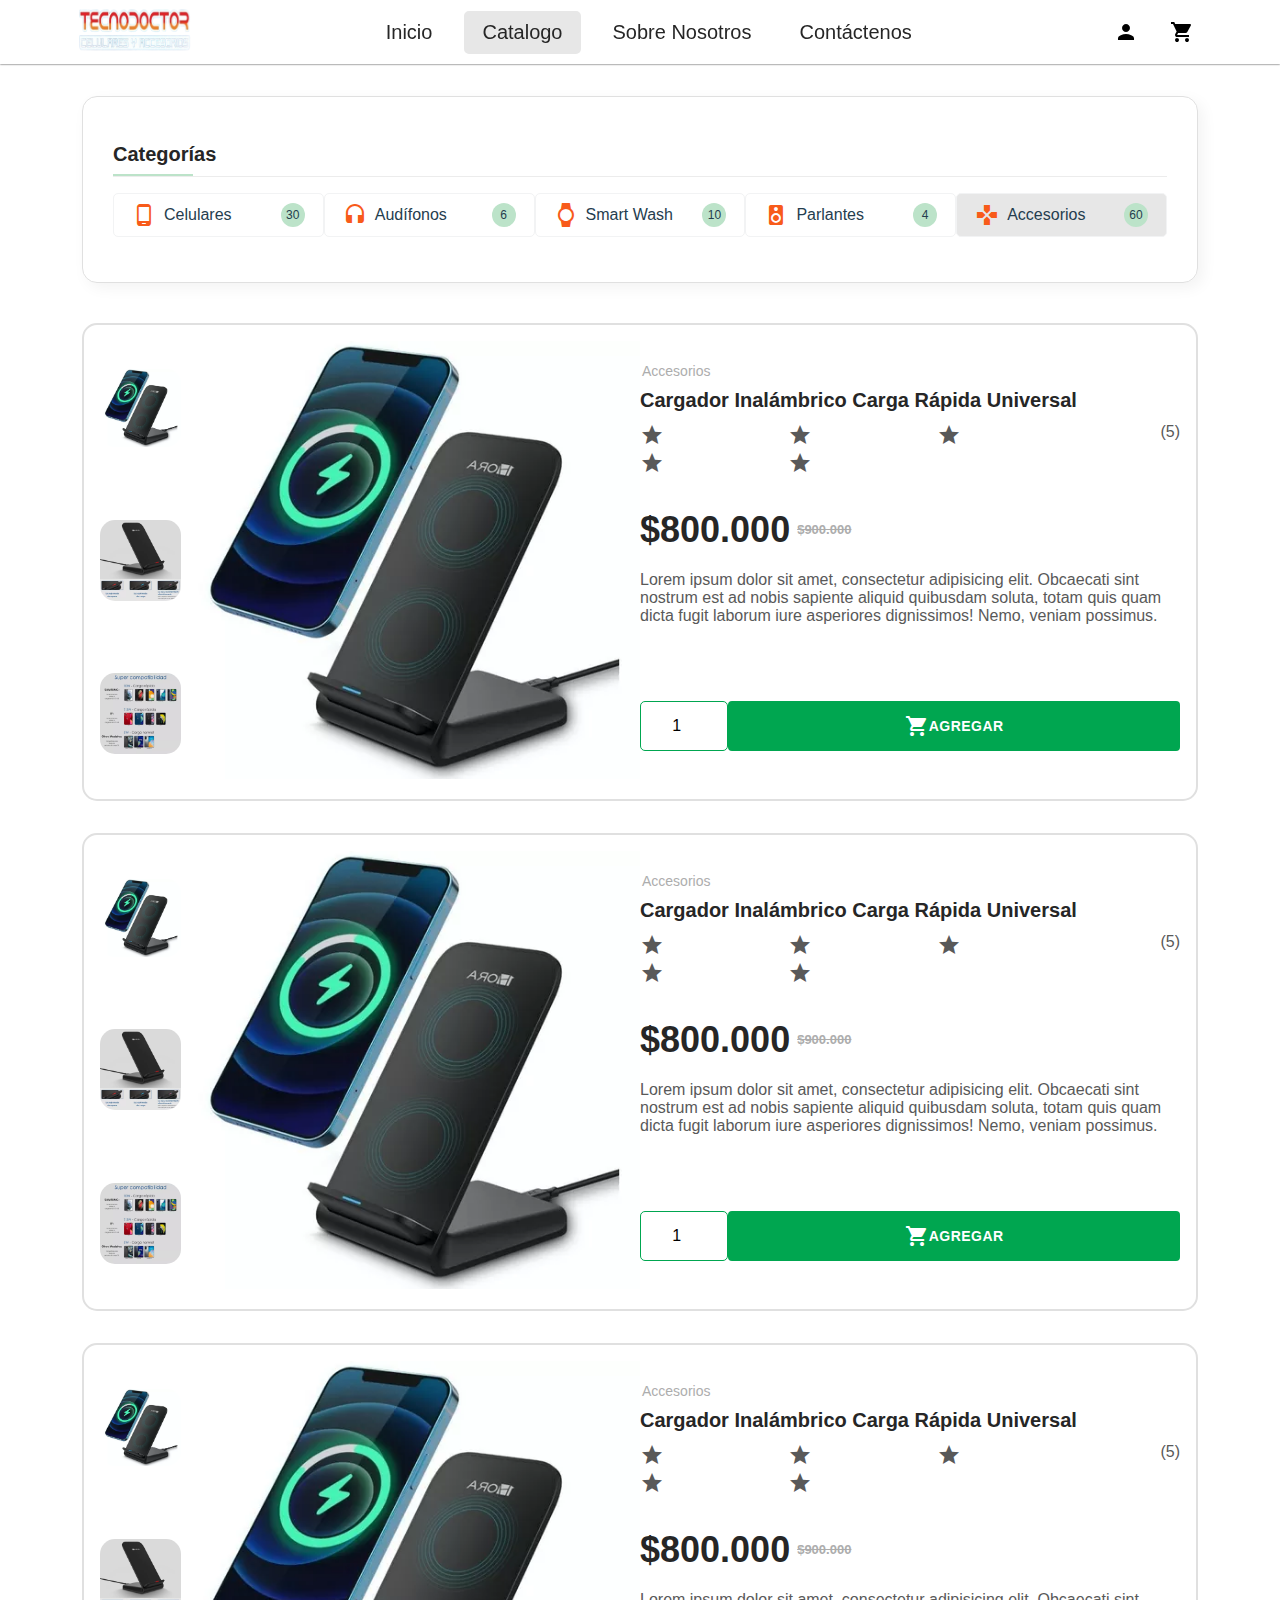
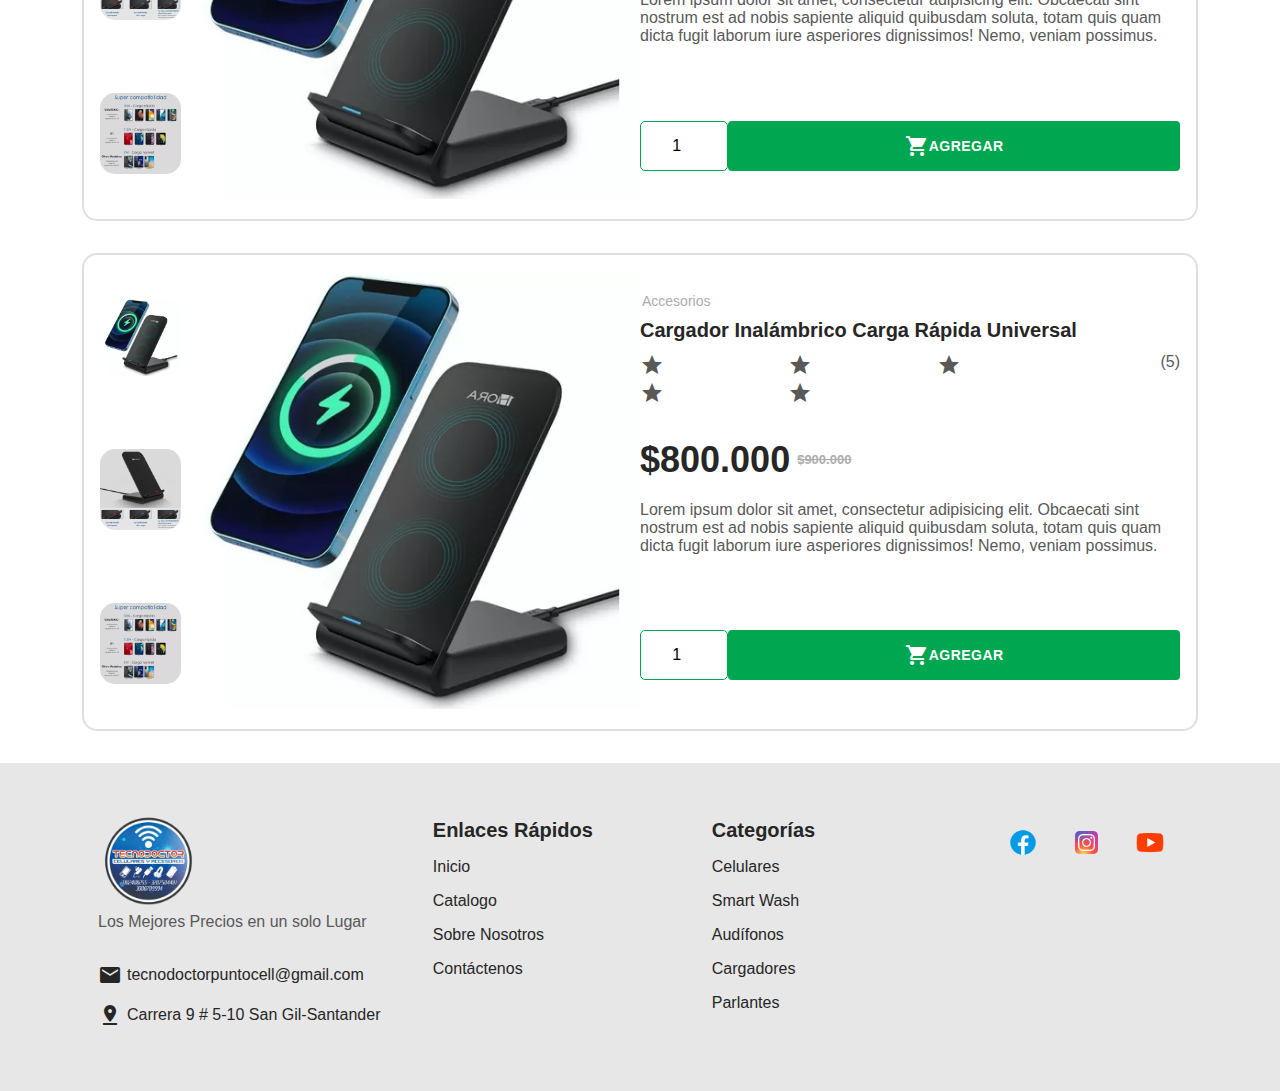
<file: pages/categorys/accesorios.html>
<!DOCTYPE html>
<html lang="es">
<head>
    <meta charset="UTF-8">
    <meta name="viewport" content="width=device-width, initial-scale=1.0">
    <link rel="stylesheet" href="./../../css/style.css">
    <link rel="shortcut icon" href="./../../favicon.ico" type="image/x-icon">
    <link href="https://fonts.googleapis.com/icon?family=Material+Icons" rel="stylesheet">
    <title>TECNODOCTOR PUNTO CELL</title>
</head>
<body>
    <!-- HEADER -->
    <header class="header">
        <nav class="nav">
            <a class="nav__logo" href="./../../index.html">
                <img src="./../../img/material/tecnodoctorpuntocell_logo-2.png" alt="logo">
            </a>
            <input type="checkbox" id="menu">
            <label class="mobile order-1 mat-fab" for="menu">
                <span class="material-icons open">
                    menu
                </span>
                <span class="material-icons close">
                    close
                </span>
            </label>
            <ul class="nav__menu">
                <li class="nav__link">
                    <a  href="./../../index.html">Inicio</a>
                </li>
                <li class="nav__link nav-active" >
                    <a href="./../shop.html">Catalogo</a>
                </li>
                <li class="nav__link">
                    <a href="./../about_us.html">Sobre Nosotros</a>
                </li>
                <li class="nav__link">
                    <a  href="./../contact_us.html">Contáctenos</a>
                </li>
            </ul>
            <ul class="nav__buttons">
                <li>
                    <button name="login" type="button" class="mat-fab">
                        <span class="material-icons">
                            person
                        </span>
                    </button>
                </li>
                <li>
                    <button name="shopping_cart" type="button"  class="mat-fab">
                        <span class="material-icons">
                            shopping_cart
                        </span>
                    </button>
                </li>
            </ul>

        </nav>
    </header>
    <!-- END HEADER -->

    <!-- MAIN -->
    <main class="main">
        <div class="container">
            <div class="shop__marcas">
    
            </div>
            <div class="d-grid">
                <div>
                    <div class="category-card">
                        <h3 class="section__title">Categorías</h3>
                        <ul class="d-grid col-lg-2">
                            <li>
                                <a href="./mobiles.html">
                                    <div>
                                        <span class="material-icons color-first me-1">
                                            phone_android
                                        </span>
                                        Celulares 
                                    </div>
                                    <span class="count">
                                        30
                                    </span>
                                </a>
                            </li>

                            <li>
                                <a href="./headset.html">
                                    <div>
                                        <span class="material-icons color-first me-1">
                                            headset
                                        </span>
                                        Audífonos 
                                    </div>
                                    <span class="count">
                                        6
                                    </span>
                                </a>
                            </li>

                            <li>
                                <a href="./smart-wash.html">
                                    <div>
                                        <span class="material-icons color-first me-1">
                                            watch
                                        </span>
                                        Smart Wash 
                                    </div>
                                    <span class="count">
                                        10
                                    </span>
                                </a>
                            </li>

                            <li>
                                <a href="./speaker.html">
                                    <div>
                                        <span class="material-icons color-first me-1">
                                            speaker
                                        </span>
                                        Parlantes
                                    </div>
                                    <span class="count">
                                        4
                                    </span>
                                </a>
                            </li>

                            <li>
                                <a class="nav-active" href="./accesorios.html">
                                    <div>
                                        <span class="material-icons color-first me-1">
                                            gamepad
                                        </span>
                                        Accesorios
                                    </div>
                                    <span class="count">
                                        60
                                    </span>
                                </a>
                            </li>

                        </ul>
                    </div>
    
                </div>

                <!-- ====================== productos ====================== -->
                <div class="d-grid mt-1">
                    
                    <div class="maquetado-product">
                        <div class="d-grid col-lg-6">
                            <div class="d-flex">
                                <div class="product__swiper">
                                    <div class="swiper-slide">
                                        <img src="./../../img/products/product-5-01.webp" alt="product image 1">
                                    </div>
                                    <div class="swiper-slide">
                                        <img src="./../../img/products/product-5-02.webp" alt="product image 1">
                                    </div>
                                    <div class="swiper-slide">
                                        <img src="./../../img/products/product-5-03.webp" alt="product image 1">
                                    </div>
                                </div>
                                <div class="product__image-select"> 
                                    <img src="./../../img/products/product-5-01.webp" alt="product image 1">
                                </div>
                            </div>
            
                            <div class="product__info">
                                <div class="product__content ">
                                    <div>
                                        <div class="product__category">
                                            <a href="">
                                                Accesorios
                                            </a>
                                        </div>
                                        <h2>
                                            <a class="product__title" href="">
                                                Cargador Inalámbrico Carga Rápida Universal
                                            </a>
                                        </h2>
                                        <div class="product__rate">
                                            <div class="product__rate-starts">
                                                <span class="material-icons">
                                                    star_rate
                                                </span>
                                                <span class="material-icons">
                                                    star_rate
                                                </span>
                                                <span class="material-icons">
                                                    star_rate
                                                </span>
                                                <span class="material-icons">
                                                    star_rate
                                                </span>
                                                <span class="material-icons">
                                                    star_rate
                                                </span>
                                            </div>
                                            <span class="product__rate-num">
                                                (5)
                                            </span>
                                        </div>
                                    </div>
                                    <div class="product__price">
                                        <h1>$800.000</h1>
                                        <h2 class="old-price">$900.000</h2>
                                    </div>
                                    <div class="product__description">
                                        <p>
                                            Lorem ipsum dolor sit amet, consectetur adipisicing elit. 
                                            Obcaecati sint nostrum est ad nobis sapiente aliquid quibusdam soluta, 
                                            totam quis quam dicta fugit laborum iure asperiores dignissimos! Nemo, 
                                            veniam possimus.
                                        </p>
                                    </div>
                                    <div>
                                    </div>
                                    <div>
                                    </div>
                                    <div class="d-flex align-items-center">
                                        <input value="1" class="product__input" type="number">
                                        <button class="product__button ">
                                            <span class="material-icons">
                                                shopping_cart
                                            </span>
                                            AGREGAR
                                        </button>
                                    </div>
                                </div>
                            </div>
                        </div>
                    </div>

                    <div class="maquetado-product">
                        <div class="d-grid col-lg-6">
                            <div class="d-flex">
                                <div class="product__swiper">
                                    <div class="swiper-slide">
                                        <img src="./../../img/products/product-5-01.webp" alt="product image 1">
                                    </div>
                                    <div class="swiper-slide">
                                        <img src="./../../img/products/product-5-02.webp" alt="product image 1">
                                    </div>
                                    <div class="swiper-slide">
                                        <img src="./../../img/products/product-5-03.webp" alt="product image 1">
                                    </div>
                                </div>
                                <div class="product__image-select"> 
                                    <img src="./../../img/products/product-5-01.webp" alt="product image 1">
                                </div>
                            </div>
            
                            <div class="product__info">
                                <div class="product__content ">
                                    <div>
                                        <div class="product__category">
                                            <a href="">
                                                Accesorios
                                            </a>
                                        </div>
                                        <h2>
                                            <a class="product__title" href="">
                                                Cargador Inalámbrico Carga Rápida Universal
                                            </a>
                                        </h2>
                                        <div class="product__rate">
                                            <div class="product__rate-starts">
                                                <span class="material-icons">
                                                    star_rate
                                                </span>
                                                <span class="material-icons">
                                                    star_rate
                                                </span>
                                                <span class="material-icons">
                                                    star_rate
                                                </span>
                                                <span class="material-icons">
                                                    star_rate
                                                </span>
                                                <span class="material-icons">
                                                    star_rate
                                                </span>
                                            </div>
                                            <span class="product__rate-num">
                                                (5)
                                            </span>
                                        </div>
                                    </div>
                                    <div class="product__price">
                                        <h1>$800.000</h1>
                                        <h2 class="old-price">$900.000</h2>
                                    </div>
                                    <div class="product__description">
                                        <p>
                                            Lorem ipsum dolor sit amet, consectetur adipisicing elit. 
                                            Obcaecati sint nostrum est ad nobis sapiente aliquid quibusdam soluta, 
                                            totam quis quam dicta fugit laborum iure asperiores dignissimos! Nemo, 
                                            veniam possimus.
                                        </p>
                                    </div>
                                    <div>
                                    </div>
                                    <div>
                                    </div>
                                    <div class="d-flex align-items-center">
                                        <input value="1" class="product__input" type="number">
                                        <button class="product__button ">
                                            <span class="material-icons">
                                                shopping_cart
                                            </span>
                                            AGREGAR
                                        </button>
                                    </div>
                                </div>
                            </div>
                        </div>
                    </div>

                    <div class="maquetado-product">
                        <div class="d-grid col-lg-6">
                            <div class="d-flex">
                                <div class="product__swiper">
                                    <div class="swiper-slide">
                                        <img src="./../../img/products/product-5-01.webp" alt="product image 1">
                                    </div>
                                    <div class="swiper-slide">
                                        <img src="./../../img/products/product-5-02.webp" alt="product image 1">
                                    </div>
                                    <div class="swiper-slide">
                                        <img src="./../../img/products/product-5-03.webp" alt="product image 1">
                                    </div>
                                </div>
                                <div class="product__image-select"> 
                                    <img src="./../../img/products/product-5-01.webp" alt="product image 1">
                                </div>
                            </div>
            
                            <div class="product__info">
                                <div class="product__content ">
                                    <div>
                                        <div class="product__category">
                                            <a href="">
                                                Accesorios
                                            </a>
                                        </div>
                                        <h2>
                                            <a class="product__title" href="">
                                                Cargador Inalámbrico Carga Rápida Universal
                                            </a>
                                        </h2>
                                        <div class="product__rate">
                                            <div class="product__rate-starts">
                                                <span class="material-icons">
                                                    star_rate
                                                </span>
                                                <span class="material-icons">
                                                    star_rate
                                                </span>
                                                <span class="material-icons">
                                                    star_rate
                                                </span>
                                                <span class="material-icons">
                                                    star_rate
                                                </span>
                                                <span class="material-icons">
                                                    star_rate
                                                </span>
                                            </div>
                                            <span class="product__rate-num">
                                                (5)
                                            </span>
                                        </div>
                                    </div>
                                    <div class="product__price">
                                        <h1>$800.000</h1>
                                        <h2 class="old-price">$900.000</h2>
                                    </div>
                                    <div class="product__description">
                                        <p>
                                            Lorem ipsum dolor sit amet, consectetur adipisicing elit. 
                                            Obcaecati sint nostrum est ad nobis sapiente aliquid quibusdam soluta, 
                                            totam quis quam dicta fugit laborum iure asperiores dignissimos! Nemo, 
                                            veniam possimus.
                                        </p>
                                    </div>
                                    <div>
                                    </div>
                                    <div>
                                    </div>
                                    <div class="d-flex align-items-center">
                                        <input value="1" class="product__input" type="number">
                                        <button class="product__button ">
                                            <span class="material-icons">
                                                shopping_cart
                                            </span>
                                            AGREGAR
                                        </button>
                                    </div>
                                </div>
                            </div>
                        </div>
                    </div>

                    <div class="maquetado-product">
                        <div class="d-grid col-lg-6">
                            <div class="d-flex">
                                <div class="product__swiper">
                                    <div class="swiper-slide">
                                        <img src="./../../img/products/product-5-01.webp" alt="product image 1">
                                    </div>
                                    <div class="swiper-slide">
                                        <img src="./../../img/products/product-5-02.webp" alt="product image 1">
                                    </div>
                                    <div class="swiper-slide">
                                        <img src="./../../img/products/product-5-03.webp" alt="product image 1">
                                    </div>
                                </div>
                                <div class="product__image-select"> 
                                    <img src="./../../img/products/product-5-01.webp" alt="product image 1">
                                </div>
                            </div>
            
                            <div class="product__info">
                                <div class="product__content ">
                                    <div>
                                        <div class="product__category">
                                            <a href="">
                                                Accesorios
                                            </a>
                                        </div>
                                        <h2>
                                            <a class="product__title" href="">
                                                Cargador Inalámbrico Carga Rápida Universal
                                            </a>
                                        </h2>
                                        <div class="product__rate">
                                            <div class="product__rate-starts">
                                                <span class="material-icons">
                                                    star_rate
                                                </span>
                                                <span class="material-icons">
                                                    star_rate
                                                </span>
                                                <span class="material-icons">
                                                    star_rate
                                                </span>
                                                <span class="material-icons">
                                                    star_rate
                                                </span>
                                                <span class="material-icons">
                                                    star_rate
                                                </span>
                                            </div>
                                            <span class="product__rate-num">
                                                (5)
                                            </span>
                                        </div>
                                    </div>
                                    <div class="product__price">
                                        <h1>$800.000</h1>
                                        <h2 class="old-price">$900.000</h2>
                                    </div>
                                    <div class="product__description">
                                        <p>
                                            Lorem ipsum dolor sit amet, consectetur adipisicing elit. 
                                            Obcaecati sint nostrum est ad nobis sapiente aliquid quibusdam soluta, 
                                            totam quis quam dicta fugit laborum iure asperiores dignissimos! Nemo, 
                                            veniam possimus.
                                        </p>
                                    </div>
                                    <div>
                                    </div>
                                    <div>
                                    </div>
                                    <div class="d-flex align-items-center">
                                        <input value="1" class="product__input" type="number">
                                        <button class="product__button ">
                                            <span class="material-icons">
                                                shopping_cart
                                            </span>
                                            AGREGAR
                                        </button>
                                    </div>
                                </div>
                            </div>
                        </div>
                    </div>

                   

                    
                </div>
            </div>
        </div>
    </main>
    <!-- END MAIN -->

    <!-- FOOTER -->
    <footer class="footer">
        <div class="container">
            <div class="d-grid footer__content gap-1">

                <div class="footer__section">
                    <div class="footer__logo">
                        <img  src="./../../img/material/tecnodoctorpuntocell_logo.png" alt="TECNODOCTOR-LOGO">
                        <p>
                            Los Mejores Precios en un solo Lugar
                        </p>
                    </div>
                    <ul>
                        <li class="footer__link">
                            <a href="">
                                <span class="material-icons">
                                    mail
                                </span>
                                tecnodoctorpuntocell@gmail.com
                            </a> 
                        </li>
                        <li class="footer__link">
                            <a href="">
                                <span class="material-icons">
                                    pin_drop
                                </span>
                                Carrera 9 # 5-10 San Gil-Santander
                            </a> 
                        </li>
                    </ul>
                </div>

                <div class="footer__section">
                    <h3 class="footer__subtitle my-1">
                        Enlaces Rápidos
                    </h3>
                    <ul>
                        <li class="footer__link">
                            <a href="./../../index.html">
                                Inicio
                            </a> 
                        </li>
                        <li class="footer__link">
                            <a href="./../../pages/shop.html">
                                Catalogo
                            </a> 
                        </li>
                        <li class="footer__link">
                            <a href="./../../pages/about_us.html">
                                Sobre Nosotros
                            </a> 
                        </li>
                        <li class="footer__link">
                            <a href="./../../pages/contact_us.html">
                                Contáctenos
                            </a> 
                        </li>
                    </ul>
                </div>

                <div class="footer__section">
                    <h3 class="footer__subtitle my-1">
                        Categorías
                    </h3>
                    <ul>
                        <li class="footer__link">
                            <a href="">Celulares</a> 
                        </li>
                        <li class="footer__link">
                            <a href="">Smart Wash</a> 
                        </li>
                        <li class="footer__link">
                            <a href="">Audífonos</a> 
                        </li>
                        <li class="footer__link">
                            <a href="">Cargadores</a> 
                        </li class="footer__link" >
                        <li class="footer__link">
                            <a href="">Parlantes</a> 
                        </li>
                    </ul>
                </div>

                <div class="footer__section">
                    <div class="d-flex text-align-center">
                        <a href=""  class="footer__social">
                            <img src="./../../img/material/facebook.png" alt="facebook link">
                        </a>
                        <a href=""  class="footer__social">
                            <img src="./../../img/material/instagram.png" alt="instagram link">
                        </a>
                        <a href=""  class="footer__social">
                            <img src="./../../img/material/youtube.png" alt="YouTube link">
                        </a>
                    </div>
                </div>

            </div>
        </div>
    </footer>
    <!-- END FOOTER -->
</body>
</html>
</file>
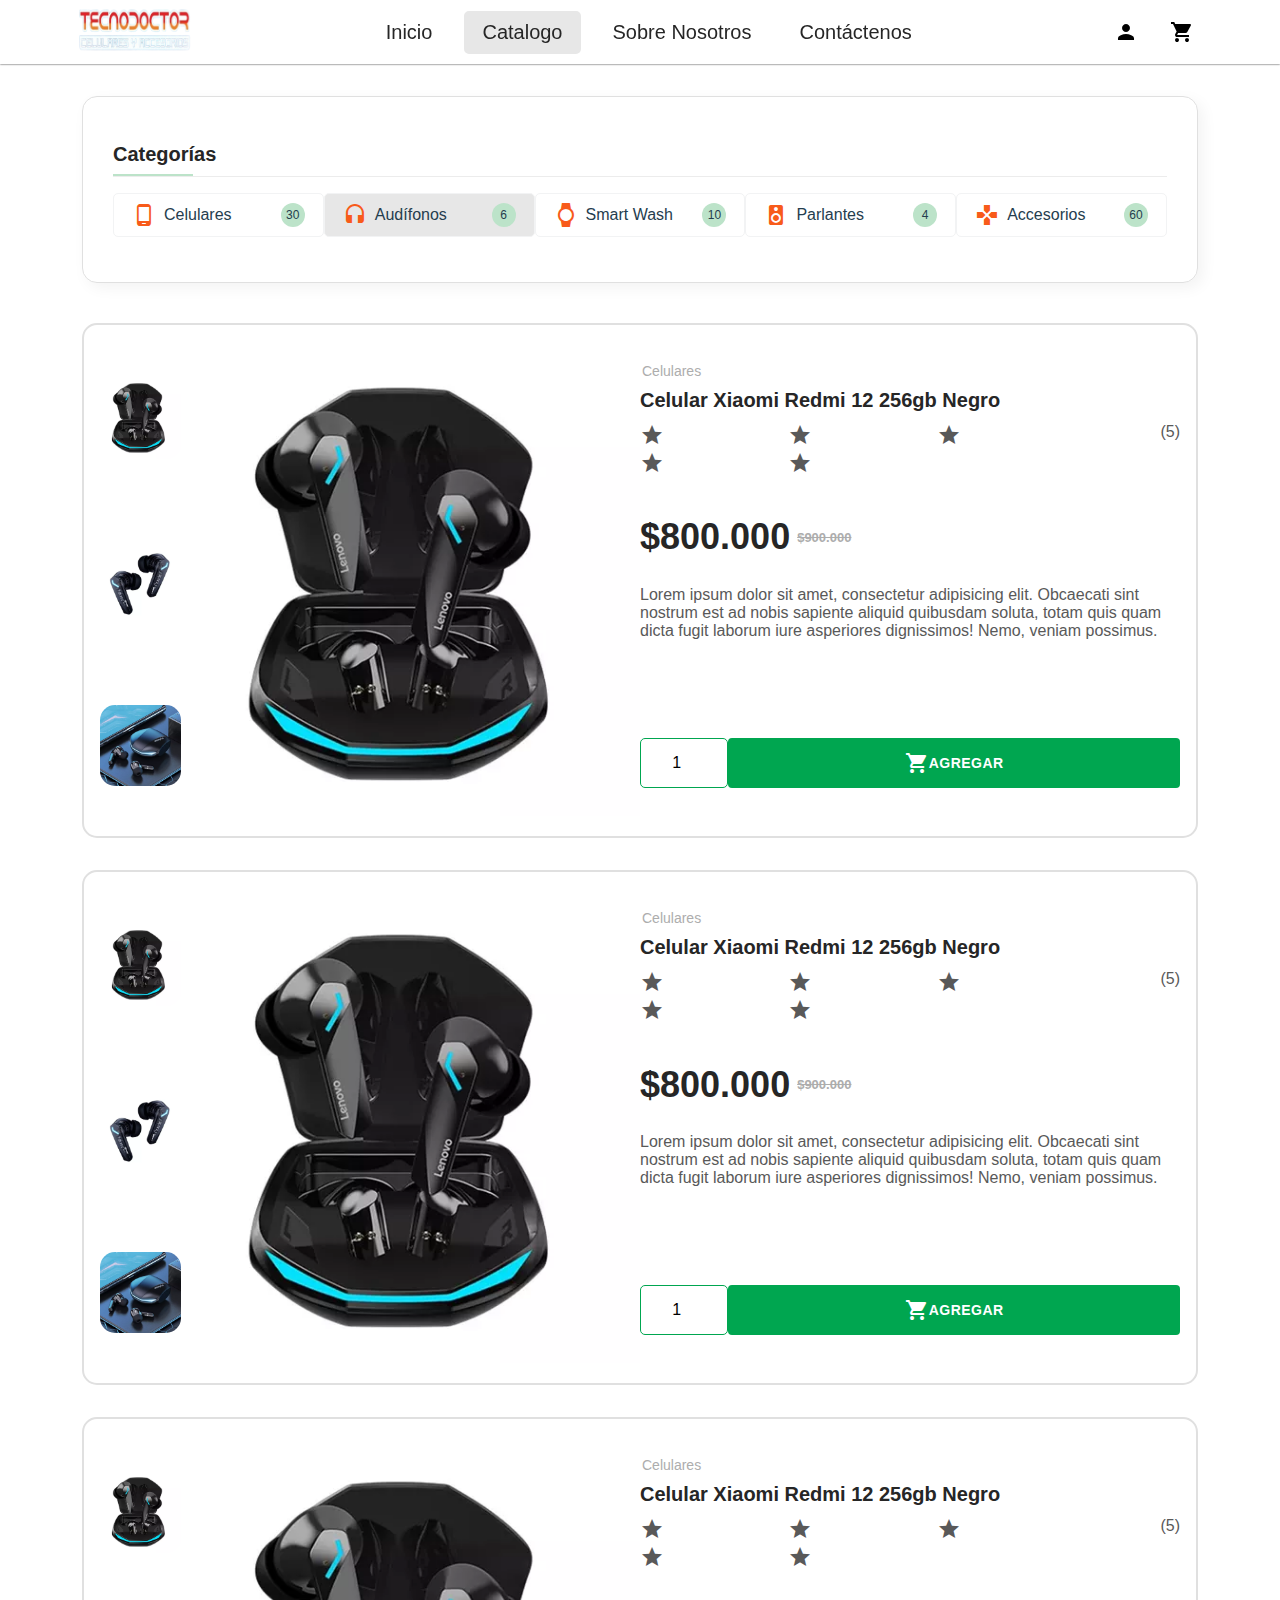
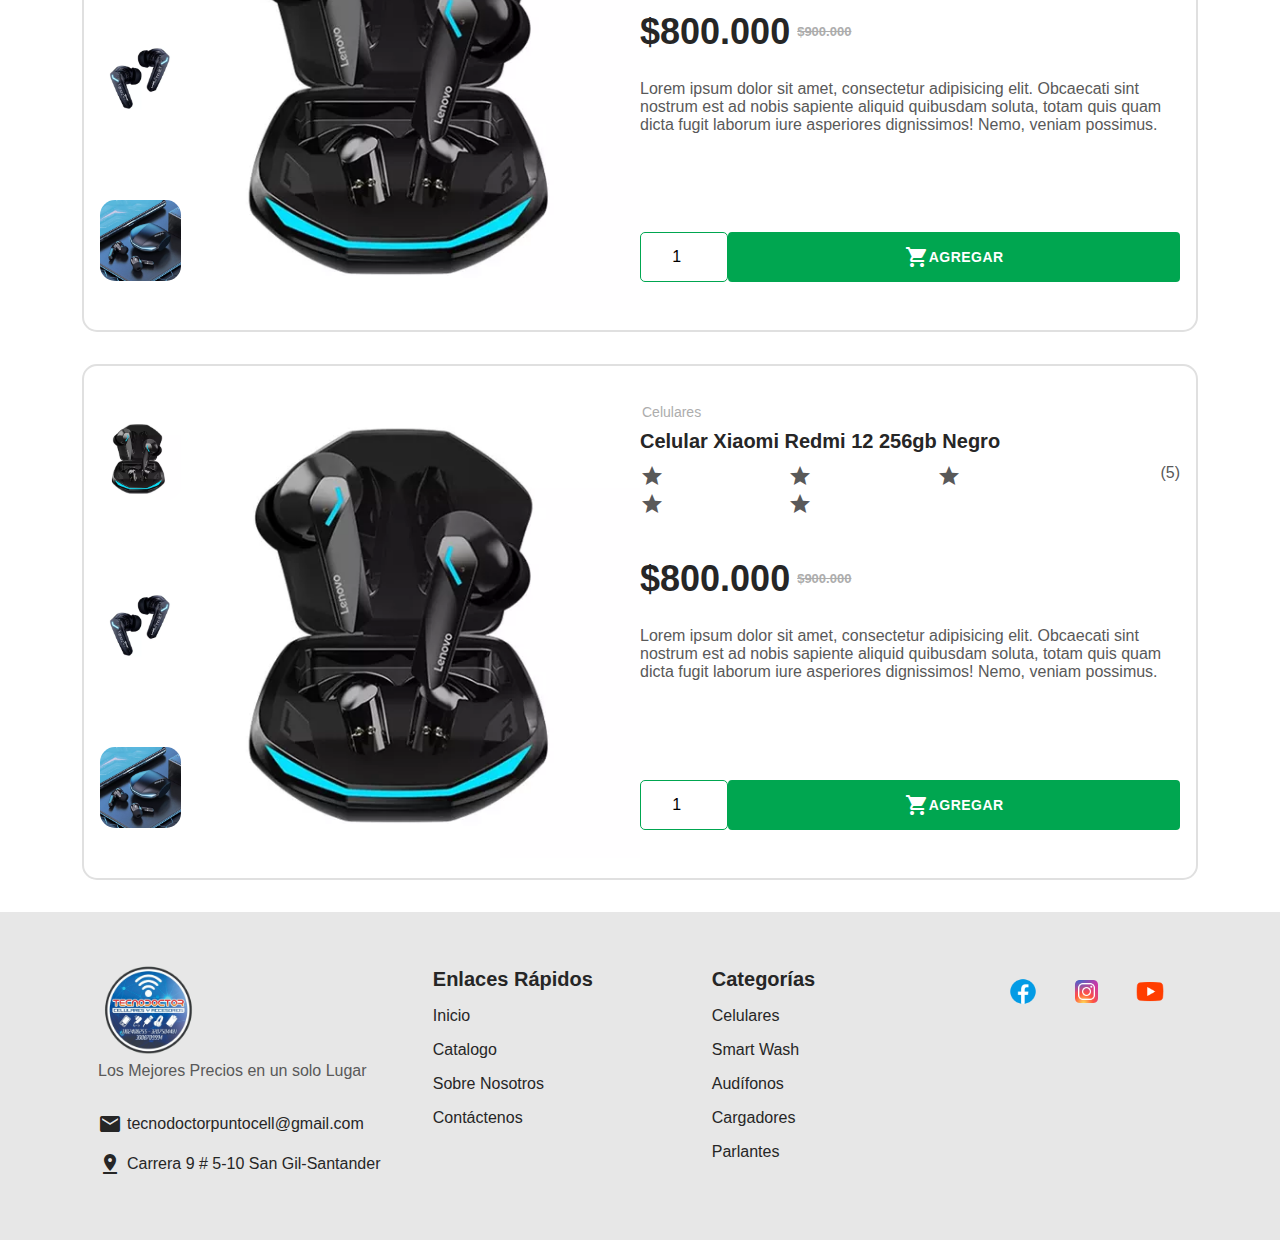
<file: pages/categorys/headset.html>
<!DOCTYPE html>
<html lang="es">
<head>
    <meta charset="UTF-8">
    <meta name="viewport" content="width=device-width, initial-scale=1.0">
    <link rel="stylesheet" href="./../../css/style.css">
    <link rel="shortcut icon" href="./../../favicon.ico" type="image/x-icon">
    <link href="https://fonts.googleapis.com/icon?family=Material+Icons" rel="stylesheet">
    <title>TECNODOCTOR PUNTO CELL</title>
</head>
<body>
    <!-- HEADER -->
    <header class="header">
        <nav class="nav">
            <a class="nav__logo" href="./../../index.html">
                <img src="./../../img/material/tecnodoctorpuntocell_logo-2.png" alt="logo">
            </a>
            <input type="checkbox" id="menu">
            <label class="mobile order-1 mat-fab" for="menu">
                <span class="material-icons open">
                    menu
                </span>
                <span class="material-icons close">
                    close
                </span>
            </label>
            <ul class="nav__menu">
                <li class="nav__link">
                    <a  href="./../../index.html">Inicio</a>
                </li>
                <li class="nav__link nav-active" >
                    <a href="./../shop.html">Catalogo</a>
                </li>
                <li class="nav__link">
                    <a href="./../about_us.html">Sobre Nosotros</a>
                </li>
                <li class="nav__link">
                    <a  href="./../contact_us.html">Contáctenos</a>
                </li>
            </ul>
            <ul class="nav__buttons">
                <li>
                    <button name="login" type="button" class="mat-fab">
                        <span class="material-icons">
                            person
                        </span>
                    </button>
                </li>
                <li>
                    <button name="shopping_cart" type="button"  class="mat-fab">
                        <span class="material-icons">
                            shopping_cart
                        </span>
                    </button>
                </li>
            </ul>

        </nav>
    </header>
    <!-- END HEADER -->

    <!-- MAIN -->
    <main class="main">
        <div class="container">
            <div class="shop__marcas">
    
            </div>
            <div class="d-grid">
                <div>
                    <div class="category-card">
                        <h3 class="section__title">Categorías</h3>
                        <ul class="d-grid col-lg-2">
                            <li>
                                <a  href="./mobiles.html">
                                    <div>
                                        <span class="material-icons color-first me-1">
                                            phone_android
                                        </span>
                                        Celulares 
                                    </div>
                                    <span class="count">
                                        30
                                    </span>
                                </a>
                            </li>

                            <li>
                                <a class="nav-active" href="./headset.html">
                                    <div>
                                        <span class="material-icons color-first me-1">
                                            headset
                                        </span>
                                        Audífonos 
                                    </div>
                                    <span class="count">
                                        6
                                    </span>
                                </a>
                            </li>

                            <li>
                                <a href="./smart-wash.html">
                                    <div>
                                        <span class="material-icons color-first me-1">
                                            watch
                                        </span>
                                        Smart Wash 
                                    </div>
                                    <span class="count">
                                        10
                                    </span>
                                </a>
                            </li>

                            <li>
                                <a href="./speaker.html">
                                    <div>
                                        <span class="material-icons color-first me-1">
                                            speaker
                                        </span>
                                        Parlantes
                                    </div>
                                    <span class="count">
                                        4
                                    </span>
                                </a>
                            </li>

                            <li>
                                <a href="./accesorios.html">
                                    <div>
                                        <span class="material-icons color-first me-1">
                                            gamepad
                                        </span>
                                        Accesorios
                                    </div>
                                    <span class="count">
                                        60
                                    </span>
                                </a>
                            </li>

                        </ul>
                    </div>
    
                </div>

                <!-- ====================== productos ====================== -->
                <div class="d-grid mt-1">
                    
                    <div class="maquetado-product">
                        <div class="d-grid col-lg-6">
                            <div class="d-flex">
                                <div class="product__swiper">
                                    <div class="swiper-slide">
                                        <img src="./../../img/products/product-2-01.webp" alt="product image 1">
                                    </div>
                                    <div class="swiper-slide">
                                        <img src="./../../img/products/product-2-02.webp" alt="product image 1">
                                    </div>
                                    <div class="swiper-slide">
                                        <img src="./../../img/products/product-2-03.webp" alt="product image 1">
                                    </div>
                                </div>
                                <div class="product__image-select"> 
                                    <img src="./../../img/products/product-2-01.webp" alt="product image 1">
                                </div>
                            </div>
            
                            <div class="product__info">
                                <div class="product__content ">
                                    <div>
                                        <div class="product__category">
                                            <a href="">
                                                Celulares
                                            </a>
                                        </div>
                                        <h2>
                                            <a class="product__title" href="">
                                                Celular Xiaomi Redmi 12 256gb Negro
                                            </a>
                                        </h2>
                                        <div class="product__rate">
                                            <div class="product__rate-starts">
                                                <span class="material-icons">
                                                    star_rate
                                                </span>
                                                <span class="material-icons">
                                                    star_rate
                                                </span>
                                                <span class="material-icons">
                                                    star_rate
                                                </span>
                                                <span class="material-icons">
                                                    star_rate
                                                </span>
                                                <span class="material-icons">
                                                    star_rate
                                                </span>
                                            </div>
                                            <span class="product__rate-num">
                                                (5)
                                            </span>
                                        </div>
                                    </div>
                                    <div class="product__price">
                                        <h1>$800.000</h1>
                                        <h2 class="old-price">$900.000</h2>
                                    </div>
                                    <div class="product__description">
                                        <p>
                                            Lorem ipsum dolor sit amet, consectetur adipisicing elit. 
                                            Obcaecati sint nostrum est ad nobis sapiente aliquid quibusdam soluta, 
                                            totam quis quam dicta fugit laborum iure asperiores dignissimos! Nemo, 
                                            veniam possimus.
                                        </p>
                                    </div>
                                    <div>
                                    </div>
                                    <div>
                                    </div>
                                    <div class="d-flex align-items-center">
                                        <input value="1" class="product__input" type="number">
                                        <button class="product__button ">
                                            <span class="material-icons">
                                                shopping_cart
                                            </span>
                                            AGREGAR
                                        </button>
                                    </div>
                                </div>
                            </div>
                        </div>
                    </div>

                    <div class="maquetado-product">
                        <div class="d-grid col-lg-6">
                            <div class="d-flex">
                                <div class="product__swiper">
                                    <div class="swiper-slide">
                                        <img src="./../../img/products/product-2-01.webp" alt="product image 1">
                                    </div>
                                    <div class="swiper-slide">
                                        <img src="./../../img/products/product-2-02.webp" alt="product image 1">
                                    </div>
                                    <div class="swiper-slide">
                                        <img src="./../../img/products/product-2-03.webp" alt="product image 1">
                                    </div>
                                </div>
                                <div class="product__image-select"> 
                                    <img src="./../../img/products/product-2-01.webp" alt="product image 1">
                                </div>
                            </div>
            
                            <div class="product__info">
                                <div class="product__content ">
                                    <div>
                                        <div class="product__category">
                                            <a href="">
                                                Celulares
                                            </a>
                                        </div>
                                        <h2>
                                            <a class="product__title" href="">
                                                Celular Xiaomi Redmi 12 256gb Negro
                                            </a>
                                        </h2>
                                        <div class="product__rate">
                                            <div class="product__rate-starts">
                                                <span class="material-icons">
                                                    star_rate
                                                </span>
                                                <span class="material-icons">
                                                    star_rate
                                                </span>
                                                <span class="material-icons">
                                                    star_rate
                                                </span>
                                                <span class="material-icons">
                                                    star_rate
                                                </span>
                                                <span class="material-icons">
                                                    star_rate
                                                </span>
                                            </div>
                                            <span class="product__rate-num">
                                                (5)
                                            </span>
                                        </div>
                                    </div>
                                    <div class="product__price">
                                        <h1>$800.000</h1>
                                        <h2 class="old-price">$900.000</h2>
                                    </div>
                                    <div class="product__description">
                                        <p>
                                            Lorem ipsum dolor sit amet, consectetur adipisicing elit. 
                                            Obcaecati sint nostrum est ad nobis sapiente aliquid quibusdam soluta, 
                                            totam quis quam dicta fugit laborum iure asperiores dignissimos! Nemo, 
                                            veniam possimus.
                                        </p>
                                    </div>
                                    <div>
                                    </div>
                                    <div>
                                    </div>
                                    <div class="d-flex align-items-center">
                                        <input value="1" class="product__input" type="number">
                                        <button class="product__button ">
                                            <span class="material-icons">
                                                shopping_cart
                                            </span>
                                            AGREGAR
                                        </button>
                                    </div>
                                </div>
                            </div>
                        </div>
                    </div>

                    <div class="maquetado-product">
                        <div class="d-grid col-lg-6">
                            <div class="d-flex">
                                <div class="product__swiper">
                                    <div class="swiper-slide">
                                        <img src="./../../img/products/product-2-01.webp" alt="product image 1">
                                    </div>
                                    <div class="swiper-slide">
                                        <img src="./../../img/products/product-2-02.webp" alt="product image 1">
                                    </div>
                                    <div class="swiper-slide">
                                        <img src="./../../img/products/product-2-03.webp" alt="product image 1">
                                    </div>
                                </div>
                                <div class="product__image-select"> 
                                    <img src="./../../img/products/product-2-01.webp" alt="product image 1">
                                </div>
                            </div>
            
                            <div class="product__info">
                                <div class="product__content ">
                                    <div>
                                        <div class="product__category">
                                            <a href="">
                                                Celulares
                                            </a>
                                        </div>
                                        <h2>
                                            <a class="product__title" href="">
                                                Celular Xiaomi Redmi 12 256gb Negro
                                            </a>
                                        </h2>
                                        <div class="product__rate">
                                            <div class="product__rate-starts">
                                                <span class="material-icons">
                                                    star_rate
                                                </span>
                                                <span class="material-icons">
                                                    star_rate
                                                </span>
                                                <span class="material-icons">
                                                    star_rate
                                                </span>
                                                <span class="material-icons">
                                                    star_rate
                                                </span>
                                                <span class="material-icons">
                                                    star_rate
                                                </span>
                                            </div>
                                            <span class="product__rate-num">
                                                (5)
                                            </span>
                                        </div>
                                    </div>
                                    <div class="product__price">
                                        <h1>$800.000</h1>
                                        <h2 class="old-price">$900.000</h2>
                                    </div>
                                    <div class="product__description">
                                        <p>
                                            Lorem ipsum dolor sit amet, consectetur adipisicing elit. 
                                            Obcaecati sint nostrum est ad nobis sapiente aliquid quibusdam soluta, 
                                            totam quis quam dicta fugit laborum iure asperiores dignissimos! Nemo, 
                                            veniam possimus.
                                        </p>
                                    </div>
                                    <div>
                                    </div>
                                    <div>
                                    </div>
                                    <div class="d-flex align-items-center">
                                        <input value="1" class="product__input" type="number">
                                        <button class="product__button ">
                                            <span class="material-icons">
                                                shopping_cart
                                            </span>
                                            AGREGAR
                                        </button>
                                    </div>
                                </div>
                            </div>
                        </div>
                    </div>

                    <div class="maquetado-product">
                        <div class="d-grid col-lg-6">
                            <div class="d-flex">
                                <div class="product__swiper">
                                    <div class="swiper-slide">
                                        <img src="./../../img/products/product-2-01.webp" alt="product image 1">
                                    </div>
                                    <div class="swiper-slide">
                                        <img src="./../../img/products/product-2-02.webp" alt="product image 1">
                                    </div>
                                    <div class="swiper-slide">
                                        <img src="./../../img/products/product-2-03.webp" alt="product image 1">
                                    </div>
                                </div>
                                <div class="product__image-select"> 
                                    <img src="./../../img/products/product-2-01.webp" alt="product image 1">
                                </div>
                            </div>
            
                            <div class="product__info">
                                <div class="product__content ">
                                    <div>
                                        <div class="product__category">
                                            <a href="">
                                                Celulares
                                            </a>
                                        </div>
                                        <h2>
                                            <a class="product__title" href="">
                                                Celular Xiaomi Redmi 12 256gb Negro
                                            </a>
                                        </h2>
                                        <div class="product__rate">
                                            <div class="product__rate-starts">
                                                <span class="material-icons">
                                                    star_rate
                                                </span>
                                                <span class="material-icons">
                                                    star_rate
                                                </span>
                                                <span class="material-icons">
                                                    star_rate
                                                </span>
                                                <span class="material-icons">
                                                    star_rate
                                                </span>
                                                <span class="material-icons">
                                                    star_rate
                                                </span>
                                            </div>
                                            <span class="product__rate-num">
                                                (5)
                                            </span>
                                        </div>
                                    </div>
                                    <div class="product__price">
                                        <h1>$800.000</h1>
                                        <h2 class="old-price">$900.000</h2>
                                    </div>
                                    <div class="product__description">
                                        <p>
                                            Lorem ipsum dolor sit amet, consectetur adipisicing elit. 
                                            Obcaecati sint nostrum est ad nobis sapiente aliquid quibusdam soluta, 
                                            totam quis quam dicta fugit laborum iure asperiores dignissimos! Nemo, 
                                            veniam possimus.
                                        </p>
                                    </div>
                                    <div>
                                    </div>
                                    <div>
                                    </div>
                                    <div class="d-flex align-items-center">
                                        <input value="1" class="product__input" type="number">
                                        <button class="product__button ">
                                            <span class="material-icons">
                                                shopping_cart
                                            </span>
                                            AGREGAR
                                        </button>
                                    </div>
                                </div>
                            </div>
                        </div>
                    </div>

                    
                    
                </div>
            </div>
        </div>
    </main>
    <!-- END MAIN -->

    <!-- FOOTER -->
    <footer class="footer">
        <div class="container">
            <div class="d-grid footer__content gap-1">

                <div class="footer__section">
                    <div class="footer__logo">
                        <img  src="./../../img/material/tecnodoctorpuntocell_logo.png" alt="TECNODOCTOR-LOGO">
                        <p>
                            Los Mejores Precios en un solo Lugar
                        </p>
                    </div>
                    <ul>
                        <li class="footer__link">
                            <a href="">
                                <span class="material-icons">
                                    mail
                                </span>
                                tecnodoctorpuntocell@gmail.com
                            </a> 
                        </li>
                        <li class="footer__link">
                            <a href="">
                                <span class="material-icons">
                                    pin_drop
                                </span>
                                Carrera 9 # 5-10 San Gil-Santander
                            </a> 
                        </li>
                    </ul>
                </div>

                <div class="footer__section">
                    <h3 class="footer__subtitle my-1">
                        Enlaces Rápidos
                    </h3>
                    <ul>
                        <li class="footer__link">
                            <a href="./../../index.html">
                                Inicio
                            </a> 
                        </li>
                        <li class="footer__link">
                            <a href="./../../pages/shop.html">
                                Catalogo
                            </a> 
                        </li>
                        <li class="footer__link">
                            <a href="./../../pages/about_us.html">
                                Sobre Nosotros
                            </a> 
                        </li>
                        <li class="footer__link">
                            <a href="./../../pages/contact_us.html">
                                Contáctenos
                            </a> 
                        </li>
                    </ul>
                </div>

                <div class="footer__section">
                    <h3 class="footer__subtitle my-1">
                        Categorías
                    </h3>
                    <ul>
                        <li class="footer__link">
                            <a href="">Celulares</a> 
                        </li>
                        <li class="footer__link">
                            <a href="">Smart Wash</a> 
                        </li>
                        <li class="footer__link">
                            <a href="">Audífonos</a> 
                        </li>
                        <li class="footer__link">
                            <a href="">Cargadores</a> 
                        </li class="footer__link" >
                        <li class="footer__link">
                            <a href="">Parlantes</a> 
                        </li>
                    </ul>
                </div>

                <div class="footer__section">
                    <div class="d-flex text-align-center">
                        <a href=""  class="footer__social">
                            <img src="./../../img/material/facebook.png" alt="facebook link">
                        </a>
                        <a href=""  class="footer__social">
                            <img src="./../../img/material/instagram.png" alt="instagram link">
                        </a>
                        <a href=""  class="footer__social">
                            <img src="./../../img/material/youtube.png" alt="YouTube link">
                        </a>
                    </div>
                </div>

            </div>
        </div>
    </footer>
    <!-- END FOOTER -->
</body>
</html>
</file>
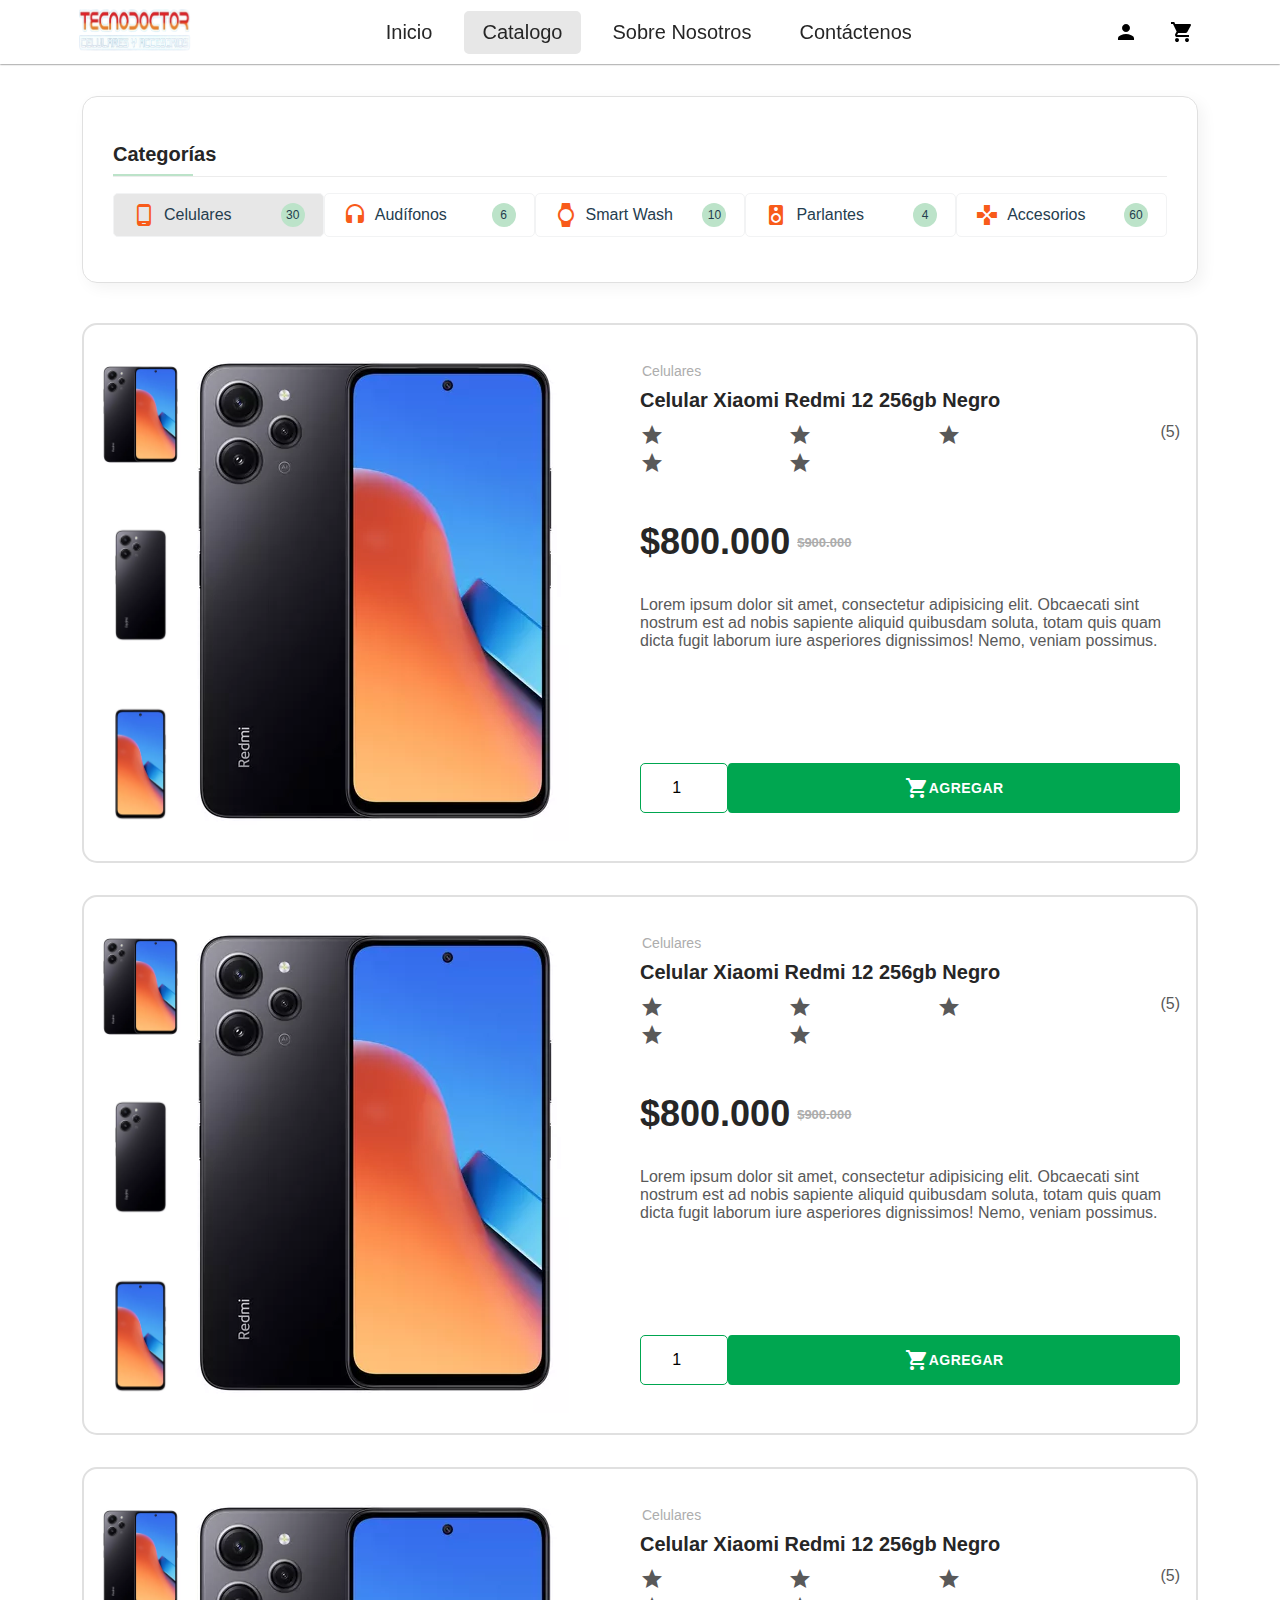
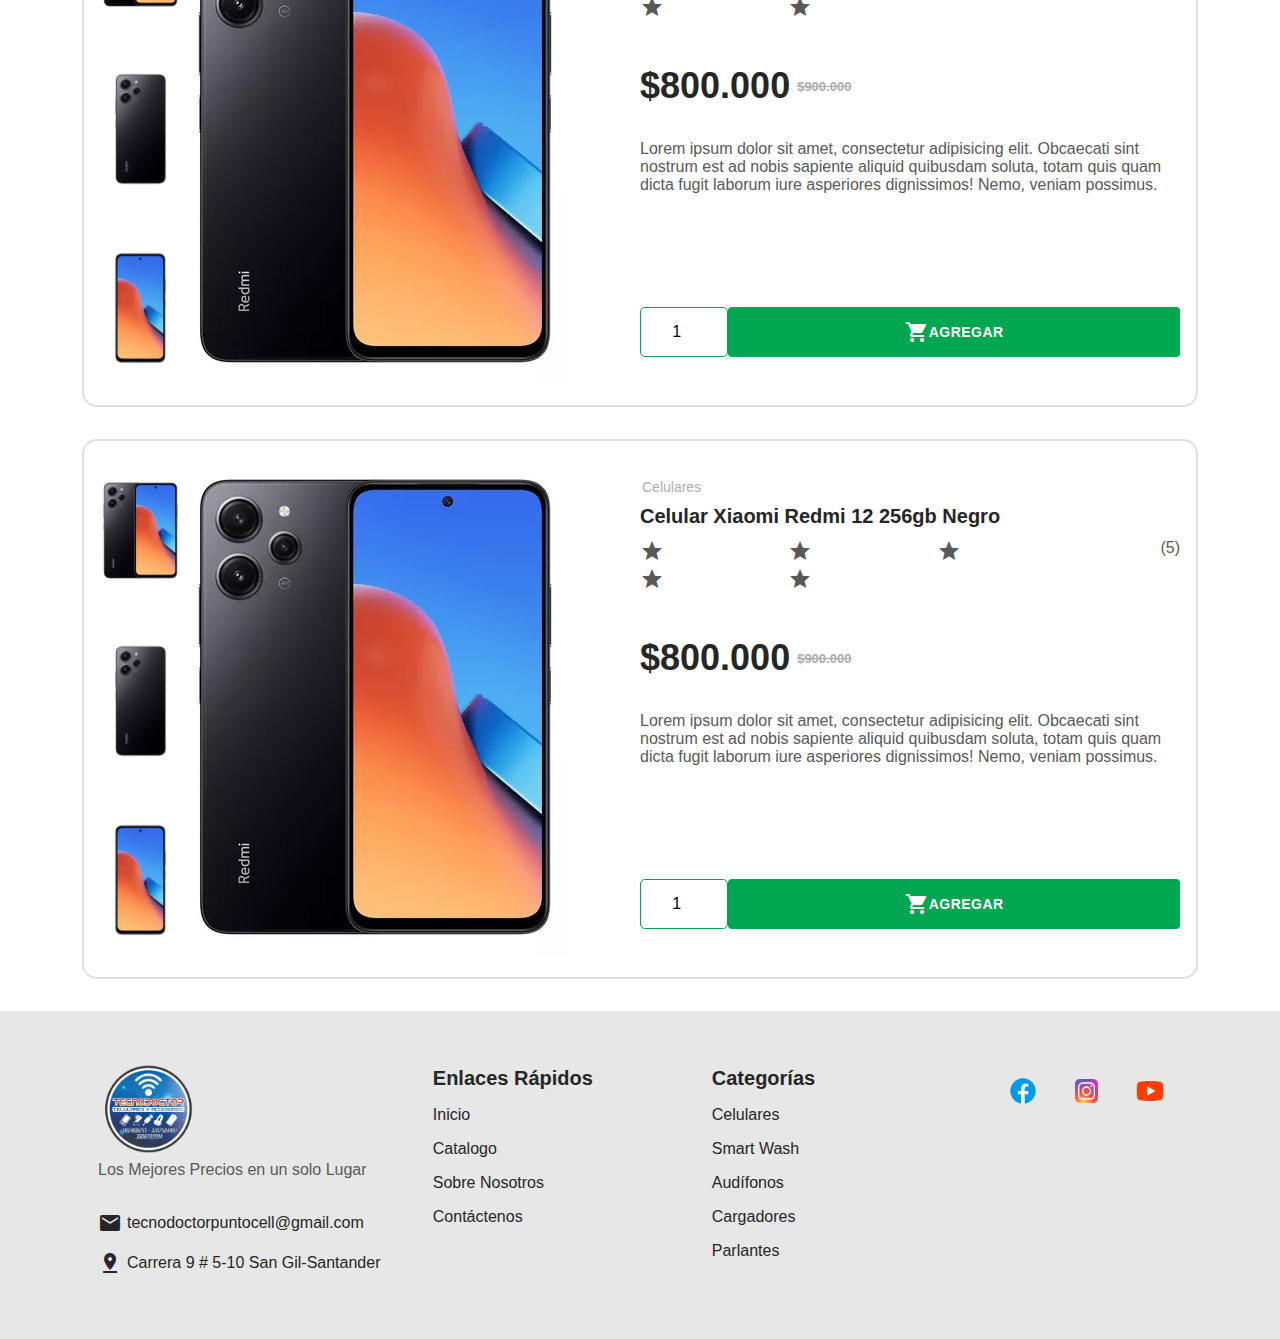
<file: pages/categorys/mobiles.html>
<!DOCTYPE html>
<html lang="es">
<head>
    <meta charset="UTF-8">
    <meta name="viewport" content="width=device-width, initial-scale=1.0">
    <link rel="stylesheet" href="./../../css/style.css">
    <link rel="shortcut icon" href="./../../favicon.ico" type="image/x-icon">
    <link href="https://fonts.googleapis.com/icon?family=Material+Icons" rel="stylesheet">
    <title>TECNODOCTOR PUNTO CELL</title>
</head>
<body>
    <!-- HEADER -->
    <header class="header">
        <nav class="nav">
            <a class="nav__logo" href="./../../index.html">
                <img src="./../../img/material/tecnodoctorpuntocell_logo-2.png" alt="logo">
            </a>
            <input type="checkbox" id="menu">
            <label class="mobile order-1 mat-fab" for="menu">
                <span class="material-icons open">
                    menu
                </span>
                <span class="material-icons close">
                    close
                </span>
            </label>
            <ul class="nav__menu">
                <li class="nav__link">
                    <a  href="./../../index.html">Inicio</a>
                </li>
                <li class="nav__link nav-active" >
                    <a href="./../shop.html">Catalogo</a>
                </li>
                <li class="nav__link">
                    <a href="./../about_us.html">Sobre Nosotros</a>
                </li>
                <li class="nav__link">
                    <a  href="./../contact_us.html">Contáctenos</a>
                </li>
            </ul>
            <ul class="nav__buttons">
                <li>
                    <button name="login" type="button" class="mat-fab">
                        <span class="material-icons">
                            person
                        </span>
                    </button>
                </li>
                <li>
                    <button name="shopping_cart" type="button"  class="mat-fab">
                        <span class="material-icons">
                            shopping_cart
                        </span>
                    </button>
                </li>
            </ul>

        </nav>
    </header>
    <!-- END HEADER -->

    <!-- MAIN -->
    <main class="main">
        <div class="container">
            <div class="shop__marcas">
    
            </div>
            <div class="d-grid">
                <div>
                    <div class="category-card">
                        <h3 class="section__title">Categorías</h3>
                        <ul class="d-grid col-lg-2">
                            <li>
                                <a class="nav-active" href="./mobiles.html">
                                    <div>
                                        <span class="material-icons color-first me-1">
                                            phone_android
                                        </span>
                                        Celulares 
                                    </div>
                                    <span class="count">
                                        30
                                    </span>
                                </a>
                            </li>

                            <li>
                                <a href="./headset.html">
                                    <div>
                                        <span class="material-icons color-first me-1">
                                            headset
                                        </span>
                                        Audífonos 
                                    </div>
                                    <span class="count">
                                        6
                                    </span>
                                </a>
                            </li>

                            <li>
                                <a href="./smart-wash.html">
                                    <div>
                                        <span class="material-icons color-first me-1">
                                            watch
                                        </span>
                                        Smart Wash 
                                    </div>
                                    <span class="count">
                                        10
                                    </span>
                                </a>
                            </li>

                            <li>
                                <a href="./speaker.html">
                                    <div>
                                        <span class="material-icons color-first me-1">
                                            speaker
                                        </span>
                                        Parlantes
                                    </div>
                                    <span class="count">
                                        4
                                    </span>
                                </a>
                            </li>

                            <li>
                                <a href="./accesorios.html">
                                    <div>
                                        <span class="material-icons color-first me-1">
                                            gamepad
                                        </span>
                                        Accesorios
                                    </div>
                                    <span class="count">
                                        60
                                    </span>
                                </a>
                            </li>

                        </ul>
                    </div>
    
                </div>

                <!-- ====================== productos ====================== -->
                <div class="d-grid mt-1">
                    
                    <div class="maquetado-product">
                        <div class="d-grid col-lg-6">
                            <div class="d-flex">
                                <div class="product__swiper">
                                    <div class="swiper-slide">
                                        <img src="./../../img/products/product-1-01.webp" alt="product image 1">
                                    </div>
                                    <div class="swiper-slide">
                                        <img src="./../../img/products/product-1-02.webp" alt="product image 1">
                                    </div>
                                    <div class="swiper-slide">
                                        <img src="./../../img/products/product-1-03.webp" alt="product image 1">
                                    </div>
                                </div>
                                <div class="product__image-select"> 
                                    <img src="./../../img/products/product-1-01.webp" alt="product image 1">
                                </div>
                            </div>
            
                            <div class="product__info">
                                <div class="product__content ">
                                    <div>
                                        <div class="product__category">
                                            <a href="">
                                                Celulares
                                            </a>
                                        </div>
                                        <h2>
                                            <a class="product__title" href="">
                                                Celular Xiaomi Redmi 12 256gb Negro
                                            </a>
                                        </h2>
                                        <div class="product__rate">
                                            <div class="product__rate-starts">
                                                <span class="material-icons">
                                                    star_rate
                                                </span>
                                                <span class="material-icons">
                                                    star_rate
                                                </span>
                                                <span class="material-icons">
                                                    star_rate
                                                </span>
                                                <span class="material-icons">
                                                    star_rate
                                                </span>
                                                <span class="material-icons">
                                                    star_rate
                                                </span>
                                            </div>
                                            <span class="product__rate-num">
                                                (5)
                                            </span>
                                        </div>
                                    </div>
                                    <div class="product__price">
                                        <h1>$800.000</h1>
                                        <h2 class="old-price">$900.000</h2>
                                    </div>
                                    <div class="product__description">
                                        <p>
                                            Lorem ipsum dolor sit amet, consectetur adipisicing elit. 
                                            Obcaecati sint nostrum est ad nobis sapiente aliquid quibusdam soluta, 
                                            totam quis quam dicta fugit laborum iure asperiores dignissimos! Nemo, 
                                            veniam possimus.
                                        </p>
                                    </div>
                                    <div>
                                    </div>
                                    <div>
                                    </div>
                                    <div class="d-flex align-items-center">
                                        <input value="1" class="product__input" type="number">
                                        <button class="product__button ">
                                            <span class="material-icons">
                                                shopping_cart
                                            </span>
                                            AGREGAR
                                        </button>
                                    </div>
                                </div>
                            </div>
                        </div>
                    </div>

                    <div class="maquetado-product">
                        <div class="d-grid col-lg-6">
                            <div class="d-flex">
                                <div class="product__swiper">
                                    <div class="swiper-slide">
                                        <img src="./../../img/products/product-1-01.webp" alt="product image 1">
                                    </div>
                                    <div class="swiper-slide">
                                        <img src="./../../img/products/product-1-02.webp" alt="product image 1">
                                    </div>
                                    <div class="swiper-slide">
                                        <img src="./../../img/products/product-1-03.webp" alt="product image 1">
                                    </div>
                                </div>
                                <div class="product__image-select"> 
                                    <img src="./../../img/products/product-1-01.webp" alt="product image 1">
                                </div>
                            </div>
            
                            <div class="product__info">
                                <div class="product__content ">
                                    <div>
                                        <div class="product__category">
                                            <a href="">
                                                Celulares
                                            </a>
                                        </div>
                                        <h2>
                                            <a class="product__title" href="">
                                                Celular Xiaomi Redmi 12 256gb Negro
                                            </a>
                                        </h2>
                                        <div class="product__rate">
                                            <div class="product__rate-starts">
                                                <span class="material-icons">
                                                    star_rate
                                                </span>
                                                <span class="material-icons">
                                                    star_rate
                                                </span>
                                                <span class="material-icons">
                                                    star_rate
                                                </span>
                                                <span class="material-icons">
                                                    star_rate
                                                </span>
                                                <span class="material-icons">
                                                    star_rate
                                                </span>
                                            </div>
                                            <span class="product__rate-num">
                                                (5)
                                            </span>
                                        </div>
                                    </div>
                                    <div class="product__price">
                                        <h1>$800.000</h1>
                                        <h2 class="old-price">$900.000</h2>
                                    </div>
                                    <div class="product__description">
                                        <p>
                                            Lorem ipsum dolor sit amet, consectetur adipisicing elit. 
                                            Obcaecati sint nostrum est ad nobis sapiente aliquid quibusdam soluta, 
                                            totam quis quam dicta fugit laborum iure asperiores dignissimos! Nemo, 
                                            veniam possimus.
                                        </p>
                                    </div>
                                    <div>
                                    </div>
                                    <div>
                                    </div>
                                    <div class="d-flex align-items-center">
                                        <input value="1" class="product__input" type="number">
                                        <button class="product__button ">
                                            <span class="material-icons">
                                                shopping_cart
                                            </span>
                                            AGREGAR
                                        </button>
                                    </div>
                                </div>
                            </div>
                        </div>
                    </div>

                    <div class="maquetado-product">
                        <div class="d-grid col-lg-6">
                            <div class="d-flex">
                                <div class="product__swiper">
                                    <div class="swiper-slide">
                                        <img src="./../../img/products/product-1-01.webp" alt="product image 1">
                                    </div>
                                    <div class="swiper-slide">
                                        <img src="./../../img/products/product-1-02.webp" alt="product image 1">
                                    </div>
                                    <div class="swiper-slide">
                                        <img src="./../../img/products/product-1-03.webp" alt="product image 1">
                                    </div>
                                </div>
                                <div class="product__image-select"> 
                                    <img src="./../../img/products/product-1-01.webp" alt="product image 1">
                                </div>
                            </div>
            
                            <div class="product__info">
                                <div class="product__content ">
                                    <div>
                                        <div class="product__category">
                                            <a href="">
                                                Celulares
                                            </a>
                                        </div>
                                        <h2>
                                            <a class="product__title" href="">
                                                Celular Xiaomi Redmi 12 256gb Negro
                                            </a>
                                        </h2>
                                        <div class="product__rate">
                                            <div class="product__rate-starts">
                                                <span class="material-icons">
                                                    star_rate
                                                </span>
                                                <span class="material-icons">
                                                    star_rate
                                                </span>
                                                <span class="material-icons">
                                                    star_rate
                                                </span>
                                                <span class="material-icons">
                                                    star_rate
                                                </span>
                                                <span class="material-icons">
                                                    star_rate
                                                </span>
                                            </div>
                                            <span class="product__rate-num">
                                                (5)
                                            </span>
                                        </div>
                                    </div>
                                    <div class="product__price">
                                        <h1>$800.000</h1>
                                        <h2 class="old-price">$900.000</h2>
                                    </div>
                                    <div class="product__description">
                                        <p>
                                            Lorem ipsum dolor sit amet, consectetur adipisicing elit. 
                                            Obcaecati sint nostrum est ad nobis sapiente aliquid quibusdam soluta, 
                                            totam quis quam dicta fugit laborum iure asperiores dignissimos! Nemo, 
                                            veniam possimus.
                                        </p>
                                    </div>
                                    <div>
                                    </div>
                                    <div>
                                    </div>
                                    <div class="d-flex align-items-center">
                                        <input value="1" class="product__input" type="number">
                                        <button class="product__button ">
                                            <span class="material-icons">
                                                shopping_cart
                                            </span>
                                            AGREGAR
                                        </button>
                                    </div>
                                </div>
                            </div>
                        </div>
                    </div>

                    <div class="maquetado-product">
                        <div class="d-grid col-lg-6">
                            <div class="d-flex">
                                <div class="product__swiper">
                                    <div class="swiper-slide">
                                        <img src="./../../img/products/product-1-01.webp" alt="product image 1">
                                    </div>
                                    <div class="swiper-slide">
                                        <img src="./../../img/products/product-1-02.webp" alt="product image 1">
                                    </div>
                                    <div class="swiper-slide">
                                        <img src="./../../img/products/product-1-03.webp" alt="product image 1">
                                    </div>
                                </div>
                                <div class="product__image-select"> 
                                    <img src="./../../img/products/product-1-01.webp" alt="product image 1">
                                </div>
                            </div>
            
                            <div class="product__info">
                                <div class="product__content ">
                                    <div>
                                        <div class="product__category">
                                            <a href="">
                                                Celulares
                                            </a>
                                        </div>
                                        <h2>
                                            <a class="product__title" href="">
                                                Celular Xiaomi Redmi 12 256gb Negro
                                            </a>
                                        </h2>
                                        <div class="product__rate">
                                            <div class="product__rate-starts">
                                                <span class="material-icons">
                                                    star_rate
                                                </span>
                                                <span class="material-icons">
                                                    star_rate
                                                </span>
                                                <span class="material-icons">
                                                    star_rate
                                                </span>
                                                <span class="material-icons">
                                                    star_rate
                                                </span>
                                                <span class="material-icons">
                                                    star_rate
                                                </span>
                                            </div>
                                            <span class="product__rate-num">
                                                (5)
                                            </span>
                                        </div>
                                    </div>
                                    <div class="product__price">
                                        <h1>$800.000</h1>
                                        <h2 class="old-price">$900.000</h2>
                                    </div>
                                    <div class="product__description">
                                        <p>
                                            Lorem ipsum dolor sit amet, consectetur adipisicing elit. 
                                            Obcaecati sint nostrum est ad nobis sapiente aliquid quibusdam soluta, 
                                            totam quis quam dicta fugit laborum iure asperiores dignissimos! Nemo, 
                                            veniam possimus.
                                        </p>
                                    </div>
                                    <div>
                                    </div>
                                    <div>
                                    </div>
                                    <div class="d-flex align-items-center">
                                        <input value="1" class="product__input" type="number">
                                        <button class="product__button ">
                                            <span class="material-icons">
                                                shopping_cart
                                            </span>
                                            AGREGAR
                                        </button>
                                    </div>
                                </div>
                            </div>
                        </div>
                    </div>

                    
                </div>
            </div>
        </div>
    </main>
    <!-- END MAIN -->

    <!-- FOOTER -->
    <footer class="footer">
        <div class="container">
            <div class="d-grid footer__content gap-1">

                <div class="footer__section">
                    <div class="footer__logo">
                        <img  src="./../../img/material/tecnodoctorpuntocell_logo.png" alt="TECNODOCTOR-LOGO">
                        <p>
                            Los Mejores Precios en un solo Lugar
                        </p>
                    </div>
                    <ul>
                        <li class="footer__link">
                            <a href="">
                                <span class="material-icons">
                                    mail
                                </span>
                                tecnodoctorpuntocell@gmail.com
                            </a> 
                        </li>
                        <li class="footer__link">
                            <a href="">
                                <span class="material-icons">
                                    pin_drop
                                </span>
                                Carrera 9 # 5-10 San Gil-Santander
                            </a> 
                        </li>
                    </ul>
                </div>

                <div class="footer__section">
                    <h3 class="footer__subtitle my-1">
                        Enlaces Rápidos
                    </h3>
                    <ul>
                        <li class="footer__link">
                            <a href="./../../index.html">
                                Inicio
                            </a> 
                        </li>
                        <li class="footer__link">
                            <a href="./../../pages/shop.html">
                                Catalogo
                            </a> 
                        </li>
                        <li class="footer__link">
                            <a href="./../../pages/about_us.html">
                                Sobre Nosotros
                            </a> 
                        </li>
                        <li class="footer__link">
                            <a href="./../../pages/contact_us.html">
                                Contáctenos
                            </a> 
                        </li>
                    </ul>
                </div>

                <div class="footer__section">
                    <h3 class="footer__subtitle my-1">
                        Categorías
                    </h3>
                    <ul>
                        <li class="footer__link">
                            <a href="">Celulares</a> 
                        </li>
                        <li class="footer__link">
                            <a href="">Smart Wash</a> 
                        </li>
                        <li class="footer__link">
                            <a href="">Audífonos</a> 
                        </li>
                        <li class="footer__link">
                            <a href="">Cargadores</a> 
                        </li class="footer__link" >
                        <li class="footer__link">
                            <a href="">Parlantes</a> 
                        </li>
                    </ul>
                </div>

                <div class="footer__section">
                    <div class="d-flex text-align-center">
                        <a href=""  class="footer__social">
                            <img src="./../../img/material/facebook.png" alt="facebook link">
                        </a>
                        <a href=""  class="footer__social">
                            <img src="./../../img/material/instagram.png" alt="instagram link">
                        </a>
                        <a href=""  class="footer__social">
                            <img src="./../../img/material/youtube.png" alt="YouTube link">
                        </a>
                    </div>
                </div>

            </div>
        </div>
    </footer>
    <!-- END FOOTER -->
</body>
</html>
</file>
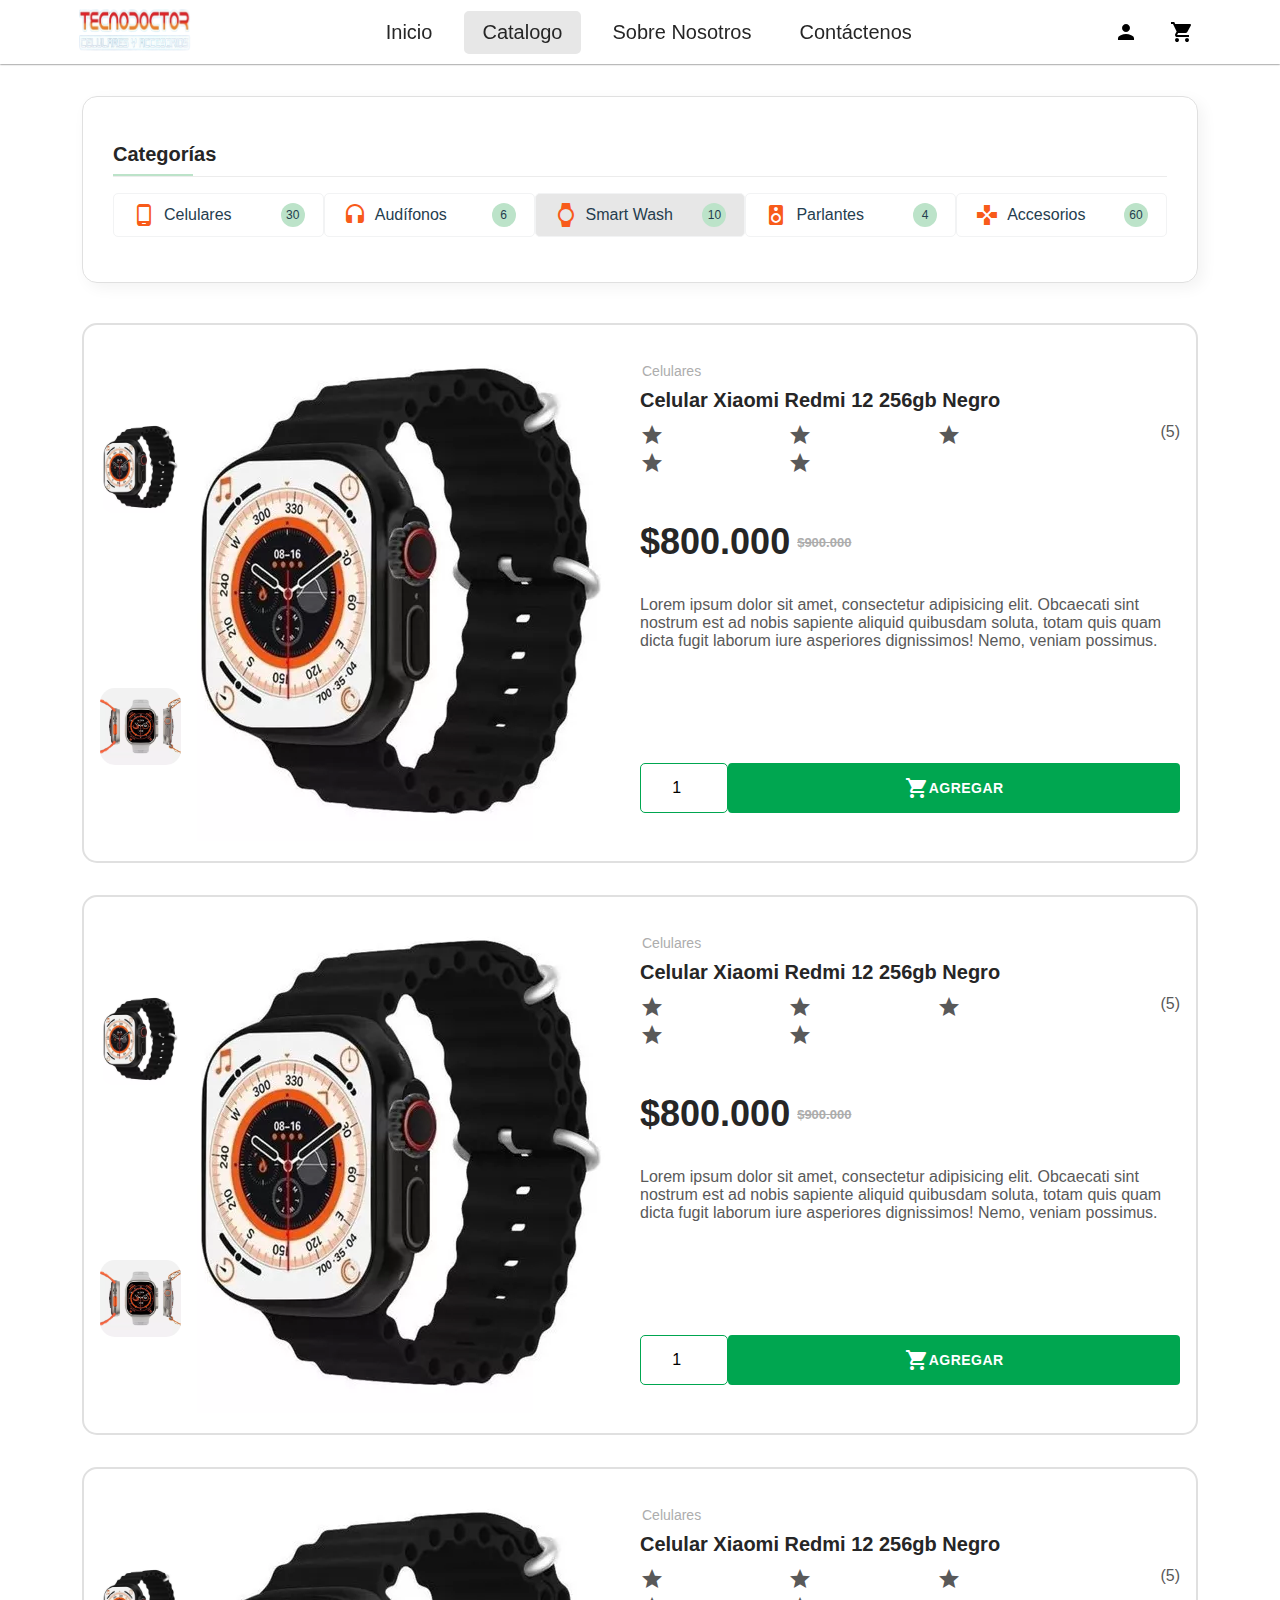
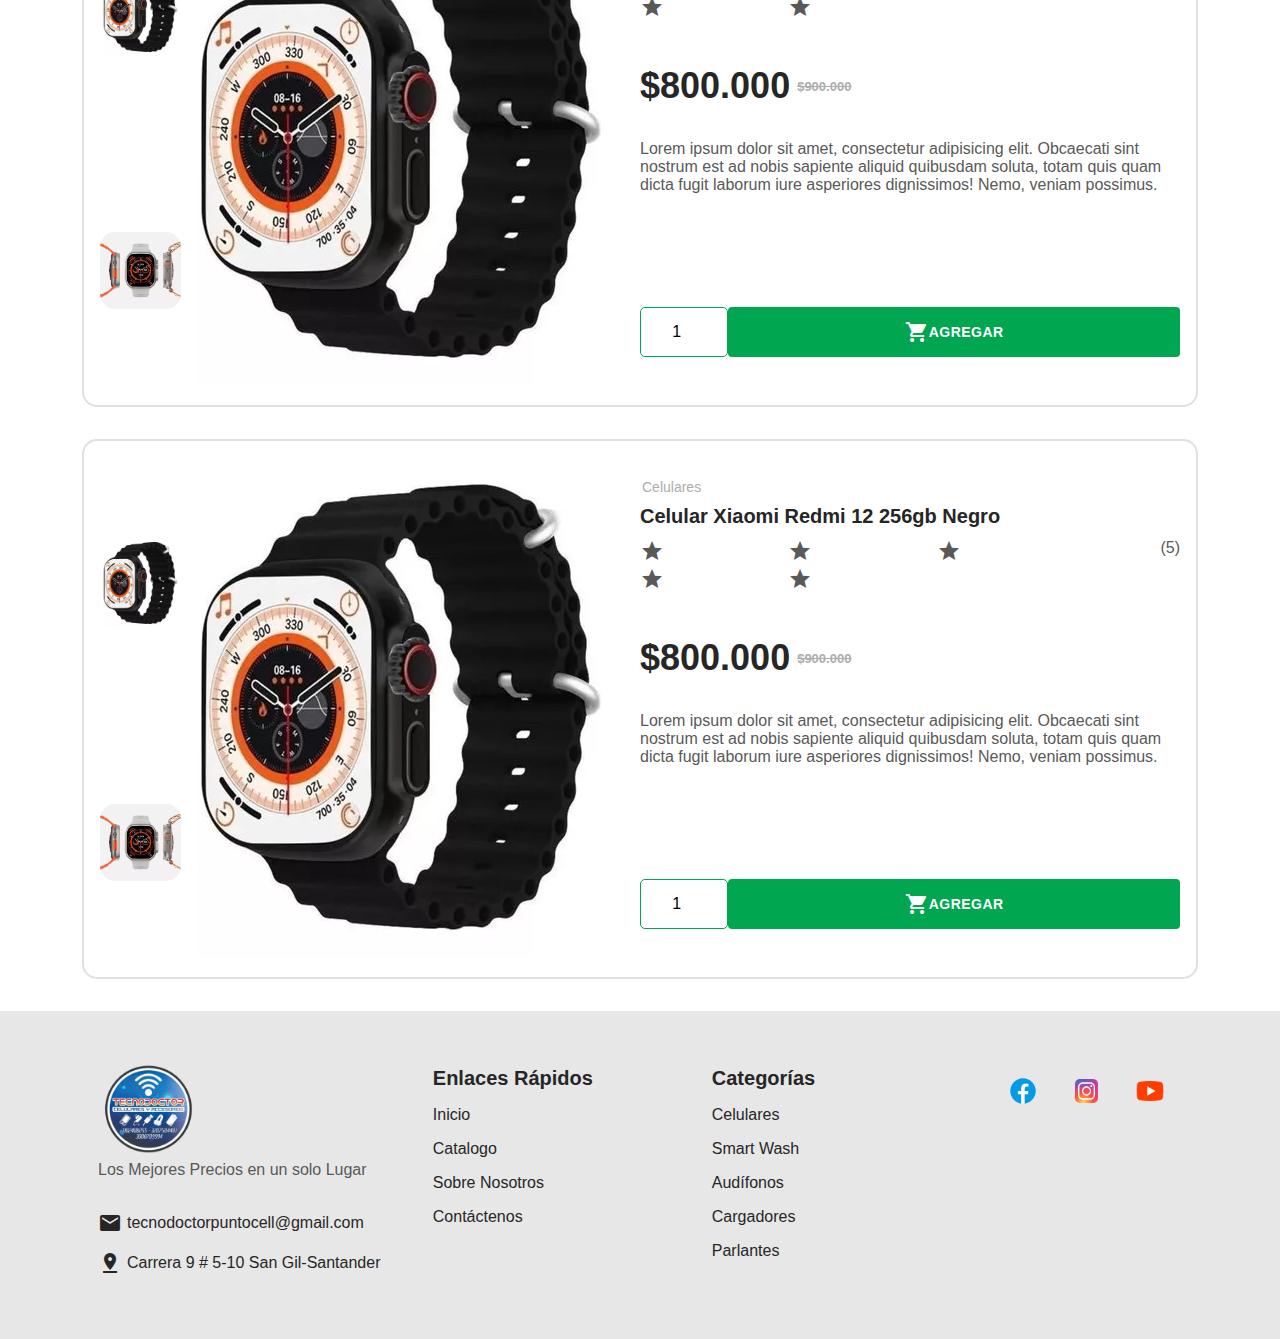
<file: pages/categorys/smart-wash.html>
<!DOCTYPE html>
<html lang="es">
<head>
    <meta charset="UTF-8">
    <meta name="viewport" content="width=device-width, initial-scale=1.0">
    <link rel="stylesheet" href="./../../css/style.css">
    <link rel="shortcut icon" href="./../../favicon.ico" type="image/x-icon">
    <link href="https://fonts.googleapis.com/icon?family=Material+Icons" rel="stylesheet">
    <title>TECNODOCTOR PUNTO CELL</title>
</head>
<body>
    <!-- HEADER -->
    <header class="header">
        <nav class="nav">
            <a class="nav__logo" href="./../../index.html">
                <img src="./../../img/material/tecnodoctorpuntocell_logo-2.png" alt="logo">
            </a>
            <input type="checkbox" id="menu">
            <label class="mobile order-1 mat-fab" for="menu">
                <span class="material-icons open">
                    menu
                </span>
                <span class="material-icons close">
                    close
                </span>
            </label>
            <ul class="nav__menu">
                <li class="nav__link">
                    <a  href="./../../index.html">Inicio</a>
                </li>
                <li class="nav__link nav-active" >
                    <a href="./../shop.html">Catalogo</a>
                </li>
                <li class="nav__link">
                    <a href="./../about_us.html">Sobre Nosotros</a>
                </li>
                <li class="nav__link">
                    <a  href="./../contact_us.html">Contáctenos</a>
                </li>
            </ul>
            <ul class="nav__buttons">
                <li>
                    <button name="login" type="button" class="mat-fab">
                        <span class="material-icons">
                            person
                        </span>
                    </button>
                </li>
                <li>
                    <button name="shopping_cart" type="button"  class="mat-fab">
                        <span class="material-icons">
                            shopping_cart
                        </span>
                    </button>
                </li>
            </ul>

        </nav>
    </header>
    <!-- END HEADER -->

    <!-- MAIN -->
    <main class="main">
        <div class="container">
            <div class="shop__marcas">
    
            </div>
            <div class="d-grid">
                <div>
                    <div class="category-card">
                        <h3 class="section__title">Categorías</h3>
                        <ul class="d-grid col-lg-2">
                            <li>
                                <a href="./mobiles.html">
                                    <div>
                                        <span class="material-icons color-first me-1">
                                            phone_android
                                        </span>
                                        Celulares 
                                    </div>
                                    <span class="count">
                                        30
                                    </span>
                                </a>
                            </li>

                            <li>
                                <a href="./headset.html">
                                    <div>
                                        <span class="material-icons color-first me-1">
                                            headset
                                        </span>
                                        Audífonos 
                                    </div>
                                    <span class="count">
                                        6
                                    </span>
                                </a>
                            </li>

                            <li>
                                <a class="nav-active" href="./smart-wash.html">
                                    <div>
                                        <span class="material-icons color-first me-1">
                                            watch
                                        </span>
                                        Smart Wash 
                                    </div>
                                    <span class="count">
                                        10
                                    </span>
                                </a>
                            </li>

                            <li>
                                <a href="./speaker.html">
                                    <div>
                                        <span class="material-icons color-first me-1">
                                            speaker
                                        </span>
                                        Parlantes
                                    </div>
                                    <span class="count">
                                        4
                                    </span>
                                </a>
                            </li>

                            <li>
                                <a href="./accesorios.html">
                                    <div>
                                        <span class="material-icons color-first me-1">
                                            gamepad
                                        </span>
                                        Accesorios
                                    </div>
                                    <span class="count">
                                        60
                                    </span>
                                </a>
                            </li>

                        </ul>
                    </div>
    
                </div>

                <!-- ====================== productos ====================== -->
                <div class="d-grid mt-1">
                    
                    <div class="maquetado-product">
                        <div class="d-grid col-lg-6">
                            <div class="d-flex">
                                <div class="product__swiper">
                                    <div class="swiper-slide">
                                        <img src="./../../img/products/product-3-01.webp" alt="product image 1">
                                    </div>
                                    <div class="swiper-slide">
                                        <img src="./../../img/products/product-3-02.webp" alt="product image 1">
                                    </div>
                                </div>
                                <div class="product__image-select"> 
                                    <img src="./../../img/products/product-3-01.webp" alt="product image 1">
                                </div>
                            </div>
            
                            <div class="product__info">
                                <div class="product__content ">
                                    <div>
                                        <div class="product__category">
                                            <a href="">
                                                Celulares
                                            </a>
                                        </div>
                                        <h2>
                                            <a class="product__title" href="">
                                                Celular Xiaomi Redmi 12 256gb Negro
                                            </a>
                                        </h2>
                                        <div class="product__rate">
                                            <div class="product__rate-starts">
                                                <span class="material-icons">
                                                    star_rate
                                                </span>
                                                <span class="material-icons">
                                                    star_rate
                                                </span>
                                                <span class="material-icons">
                                                    star_rate
                                                </span>
                                                <span class="material-icons">
                                                    star_rate
                                                </span>
                                                <span class="material-icons">
                                                    star_rate
                                                </span>
                                            </div>
                                            <span class="product__rate-num">
                                                (5)
                                            </span>
                                        </div>
                                    </div>
                                    <div class="product__price">
                                        <h1>$800.000</h1>
                                        <h2 class="old-price">$900.000</h2>
                                    </div>
                                    <div class="product__description">
                                        <p>
                                            Lorem ipsum dolor sit amet, consectetur adipisicing elit. 
                                            Obcaecati sint nostrum est ad nobis sapiente aliquid quibusdam soluta, 
                                            totam quis quam dicta fugit laborum iure asperiores dignissimos! Nemo, 
                                            veniam possimus.
                                        </p>
                                    </div>
                                    <div>
                                    </div>
                                    <div>
                                    </div>
                                    <div class="d-flex align-items-center">
                                        <input value="1" class="product__input" type="number">
                                        <button class="product__button ">
                                            <span class="material-icons">
                                                shopping_cart
                                            </span>
                                            AGREGAR
                                        </button>
                                    </div>
                                </div>
                            </div>
                        </div>
                    </div>

                    <div class="maquetado-product">
                        <div class="d-grid col-lg-6">
                            <div class="d-flex">
                                <div class="product__swiper">
                                    <div class="swiper-slide">
                                        <img src="./../../img/products/product-3-01.webp" alt="product image 1">
                                    </div>
                                    <div class="swiper-slide">
                                        <img src="./../../img/products/product-3-02.webp" alt="product image 1">
                                    </div>
                                </div>
                                <div class="product__image-select"> 
                                    <img src="./../../img/products/product-3-01.webp" alt="product image 1">
                                </div>
                            </div>
            
                            <div class="product__info">
                                <div class="product__content ">
                                    <div>
                                        <div class="product__category">
                                            <a href="">
                                                Celulares
                                            </a>
                                        </div>
                                        <h2>
                                            <a class="product__title" href="">
                                                Celular Xiaomi Redmi 12 256gb Negro
                                            </a>
                                        </h2>
                                        <div class="product__rate">
                                            <div class="product__rate-starts">
                                                <span class="material-icons">
                                                    star_rate
                                                </span>
                                                <span class="material-icons">
                                                    star_rate
                                                </span>
                                                <span class="material-icons">
                                                    star_rate
                                                </span>
                                                <span class="material-icons">
                                                    star_rate
                                                </span>
                                                <span class="material-icons">
                                                    star_rate
                                                </span>
                                            </div>
                                            <span class="product__rate-num">
                                                (5)
                                            </span>
                                        </div>
                                    </div>
                                    <div class="product__price">
                                        <h1>$800.000</h1>
                                        <h2 class="old-price">$900.000</h2>
                                    </div>
                                    <div class="product__description">
                                        <p>
                                            Lorem ipsum dolor sit amet, consectetur adipisicing elit. 
                                            Obcaecati sint nostrum est ad nobis sapiente aliquid quibusdam soluta, 
                                            totam quis quam dicta fugit laborum iure asperiores dignissimos! Nemo, 
                                            veniam possimus.
                                        </p>
                                    </div>
                                    <div>
                                    </div>
                                    <div>
                                    </div>
                                    <div class="d-flex align-items-center">
                                        <input value="1" class="product__input" type="number">
                                        <button class="product__button ">
                                            <span class="material-icons">
                                                shopping_cart
                                            </span>
                                            AGREGAR
                                        </button>
                                    </div>
                                </div>
                            </div>
                        </div>
                    </div>

                    <div class="maquetado-product">
                        <div class="d-grid col-lg-6">
                            <div class="d-flex">
                                <div class="product__swiper">
                                    <div class="swiper-slide">
                                        <img src="./../../img/products/product-3-01.webp" alt="product image 1">
                                    </div>
                                    <div class="swiper-slide">
                                        <img src="./../../img/products/product-3-02.webp" alt="product image 1">
                                    </div>
                                </div>
                                <div class="product__image-select"> 
                                    <img src="./../../img/products/product-3-01.webp" alt="product image 1">
                                </div>
                            </div>
            
                            <div class="product__info">
                                <div class="product__content ">
                                    <div>
                                        <div class="product__category">
                                            <a href="">
                                                Celulares
                                            </a>
                                        </div>
                                        <h2>
                                            <a class="product__title" href="">
                                                Celular Xiaomi Redmi 12 256gb Negro
                                            </a>
                                        </h2>
                                        <div class="product__rate">
                                            <div class="product__rate-starts">
                                                <span class="material-icons">
                                                    star_rate
                                                </span>
                                                <span class="material-icons">
                                                    star_rate
                                                </span>
                                                <span class="material-icons">
                                                    star_rate
                                                </span>
                                                <span class="material-icons">
                                                    star_rate
                                                </span>
                                                <span class="material-icons">
                                                    star_rate
                                                </span>
                                            </div>
                                            <span class="product__rate-num">
                                                (5)
                                            </span>
                                        </div>
                                    </div>
                                    <div class="product__price">
                                        <h1>$800.000</h1>
                                        <h2 class="old-price">$900.000</h2>
                                    </div>
                                    <div class="product__description">
                                        <p>
                                            Lorem ipsum dolor sit amet, consectetur adipisicing elit. 
                                            Obcaecati sint nostrum est ad nobis sapiente aliquid quibusdam soluta, 
                                            totam quis quam dicta fugit laborum iure asperiores dignissimos! Nemo, 
                                            veniam possimus.
                                        </p>
                                    </div>
                                    <div>
                                    </div>
                                    <div>
                                    </div>
                                    <div class="d-flex align-items-center">
                                        <input value="1" class="product__input" type="number">
                                        <button class="product__button ">
                                            <span class="material-icons">
                                                shopping_cart
                                            </span>
                                            AGREGAR
                                        </button>
                                    </div>
                                </div>
                            </div>
                        </div>
                    </div>

                    <div class="maquetado-product">
                        <div class="d-grid col-lg-6">
                            <div class="d-flex">
                                <div class="product__swiper">
                                    <div class="swiper-slide">
                                        <img src="./../../img/products/product-3-01.webp" alt="product image 1">
                                    </div>
                                    <div class="swiper-slide">
                                        <img src="./../../img/products/product-3-02.webp" alt="product image 1">
                                    </div>
                                </div>
                                <div class="product__image-select"> 
                                    <img src="./../../img/products/product-3-01.webp" alt="product image 1">
                                </div>
                            </div>
            
                            <div class="product__info">
                                <div class="product__content ">
                                    <div>
                                        <div class="product__category">
                                            <a href="">
                                                Celulares
                                            </a>
                                        </div>
                                        <h2>
                                            <a class="product__title" href="">
                                                Celular Xiaomi Redmi 12 256gb Negro
                                            </a>
                                        </h2>
                                        <div class="product__rate">
                                            <div class="product__rate-starts">
                                                <span class="material-icons">
                                                    star_rate
                                                </span>
                                                <span class="material-icons">
                                                    star_rate
                                                </span>
                                                <span class="material-icons">
                                                    star_rate
                                                </span>
                                                <span class="material-icons">
                                                    star_rate
                                                </span>
                                                <span class="material-icons">
                                                    star_rate
                                                </span>
                                            </div>
                                            <span class="product__rate-num">
                                                (5)
                                            </span>
                                        </div>
                                    </div>
                                    <div class="product__price">
                                        <h1>$800.000</h1>
                                        <h2 class="old-price">$900.000</h2>
                                    </div>
                                    <div class="product__description">
                                        <p>
                                            Lorem ipsum dolor sit amet, consectetur adipisicing elit. 
                                            Obcaecati sint nostrum est ad nobis sapiente aliquid quibusdam soluta, 
                                            totam quis quam dicta fugit laborum iure asperiores dignissimos! Nemo, 
                                            veniam possimus.
                                        </p>
                                    </div>
                                    <div>
                                    </div>
                                    <div>
                                    </div>
                                    <div class="d-flex align-items-center">
                                        <input value="1" class="product__input" type="number">
                                        <button class="product__button ">
                                            <span class="material-icons">
                                                shopping_cart
                                            </span>
                                            AGREGAR
                                        </button>
                                    </div>
                                </div>
                            </div>
                        </div>
                    </div>


                    
                </div>
            </div>
        </div>
    </main>
    <!-- END MAIN -->

    <!-- FOOTER -->
    <footer class="footer">
        <div class="container">
            <div class="d-grid footer__content gap-1">

                <div class="footer__section">
                    <div class="footer__logo">
                        <img  src="./../../img/material/tecnodoctorpuntocell_logo.png" alt="TECNODOCTOR-LOGO">
                        <p>
                            Los Mejores Precios en un solo Lugar
                        </p>
                    </div>
                    <ul>
                        <li class="footer__link">
                            <a href="">
                                <span class="material-icons">
                                    mail
                                </span>
                                tecnodoctorpuntocell@gmail.com
                            </a> 
                        </li>
                        <li class="footer__link">
                            <a href="">
                                <span class="material-icons">
                                    pin_drop
                                </span>
                                Carrera 9 # 5-10 San Gil-Santander
                            </a> 
                        </li>
                    </ul>
                </div>

                <div class="footer__section">
                    <h3 class="footer__subtitle my-1">
                        Enlaces Rápidos
                    </h3>
                    <ul>
                        <li class="footer__link">
                            <a href="./../../index.html">
                                Inicio
                            </a> 
                        </li>
                        <li class="footer__link">
                            <a href="./../../pages/shop.html">
                                Catalogo
                            </a> 
                        </li>
                        <li class="footer__link">
                            <a href="./../../pages/about_us.html">
                                Sobre Nosotros
                            </a> 
                        </li>
                        <li class="footer__link">
                            <a href="./../../pages/contact_us.html">
                                Contáctenos
                            </a> 
                        </li>
                    </ul>
                </div>

                <div class="footer__section">
                    <h3 class="footer__subtitle my-1">
                        Categorías
                    </h3>
                    <ul>
                        <li class="footer__link">
                            <a href="">Celulares</a> 
                        </li>
                        <li class="footer__link">
                            <a href="">Smart Wash</a> 
                        </li>
                        <li class="footer__link">
                            <a href="">Audífonos</a> 
                        </li>
                        <li class="footer__link">
                            <a href="">Cargadores</a> 
                        </li class="footer__link" >
                        <li class="footer__link">
                            <a href="">Parlantes</a> 
                        </li>
                    </ul>
                </div>

                <div class="footer__section">
                    <div class="d-flex text-align-center">
                        <a href=""  class="footer__social">
                            <img src="./../../img/material/facebook.png" alt="facebook link">
                        </a>
                        <a href=""  class="footer__social">
                            <img src="./../../img/material/instagram.png" alt="instagram link">
                        </a>
                        <a href=""  class="footer__social">
                            <img src="./../../img/material/youtube.png" alt="YouTube link">
                        </a>
                    </div>
                </div>

            </div>
        </div>
    </footer>
    <!-- END FOOTER -->
</body>
</html>
</file>
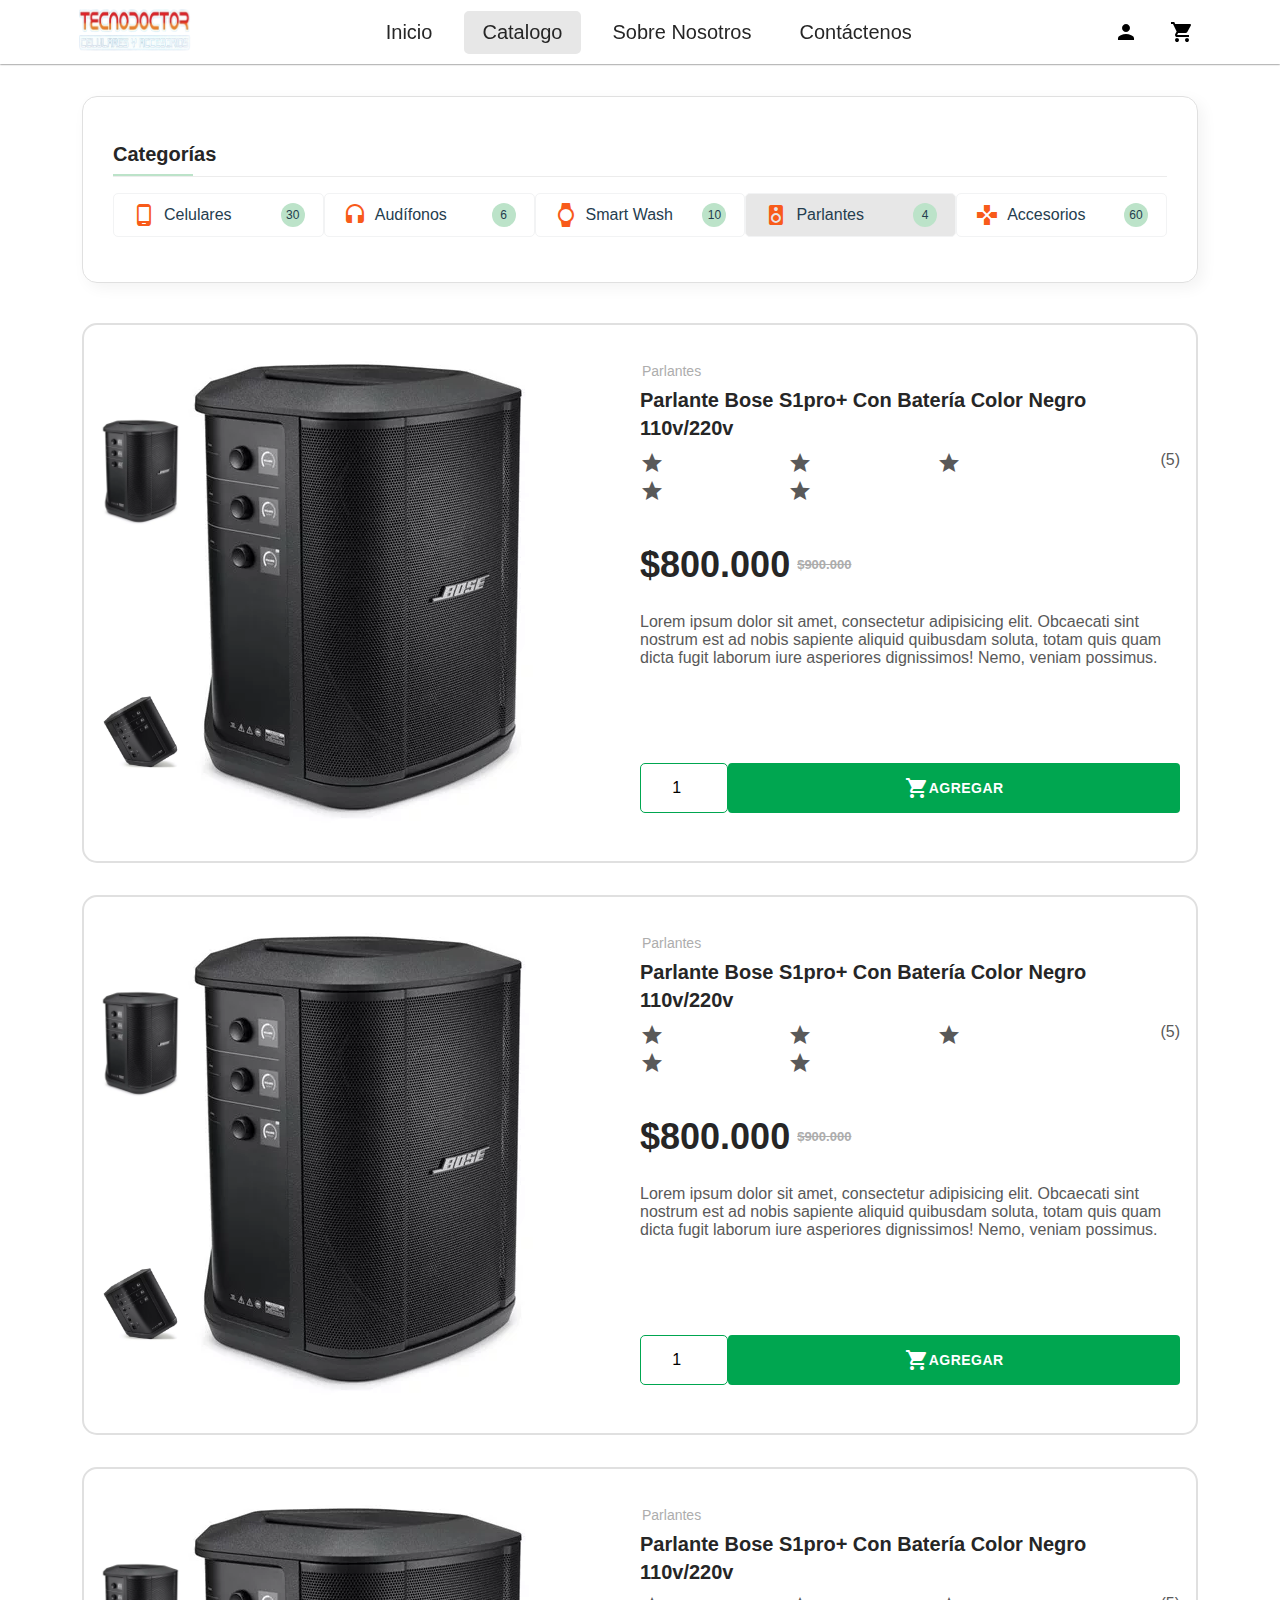
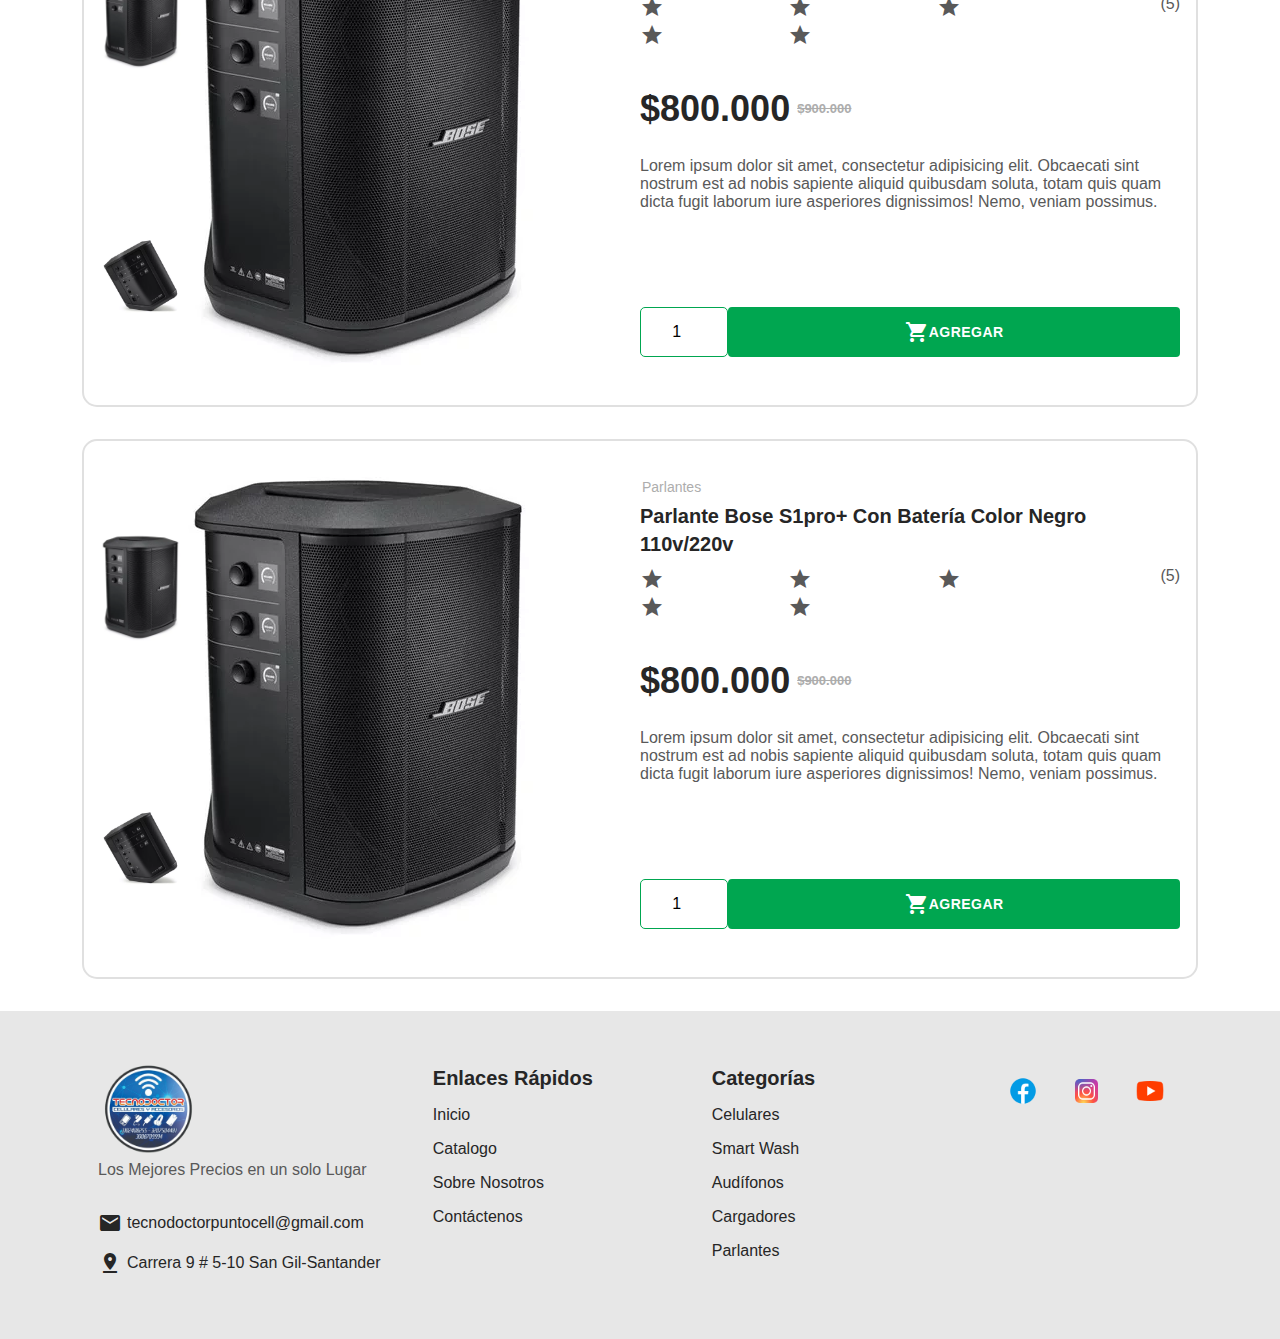
<file: pages/categorys/speaker.html>
<!DOCTYPE html>
<html lang="es">
<head>
    <meta charset="UTF-8">
    <meta name="viewport" content="width=device-width, initial-scale=1.0">
    <link rel="stylesheet" href="./../../css/style.css">
    <link rel="shortcut icon" href="./../../favicon.ico" type="image/x-icon">
    <link href="https://fonts.googleapis.com/icon?family=Material+Icons" rel="stylesheet">
    <title>TECNODOCTOR PUNTO CELL</title>
</head>
<body>
    <!-- HEADER -->
    <header class="header">
        <nav class="nav">
            <a class="nav__logo" href="./../../index.html">
                <img src="./../../img/material/tecnodoctorpuntocell_logo-2.png" alt="logo">
            </a>
            <input type="checkbox" id="menu">
            <label class="mobile order-1 mat-fab" for="menu">
                <span class="material-icons open">
                    menu
                </span>
                <span class="material-icons close">
                    close
                </span>
            </label>
            <ul class="nav__menu">
                <li class="nav__link">
                    <a  href="./../../index.html">Inicio</a>
                </li>
                <li class="nav__link nav-active" >
                    <a href="./../shop.html">Catalogo</a>
                </li>
                <li class="nav__link">
                    <a href="./../about_us.html">Sobre Nosotros</a>
                </li>
                <li class="nav__link">
                    <a  href="./../contact_us.html">Contáctenos</a>
                </li>
            </ul>
            <ul class="nav__buttons">
                <li>
                    <button name="login" type="button" class="mat-fab">
                        <span class="material-icons">
                            person
                        </span>
                    </button>
                </li>
                <li>
                    <button name="shopping_cart" type="button"  class="mat-fab">
                        <span class="material-icons">
                            shopping_cart
                        </span>
                    </button>
                </li>
            </ul>

        </nav>
    </header>
    <!-- END HEADER -->

    <!-- MAIN -->
    <main class="main">
        <div class="container">
            <div class="shop__marcas">
    
            </div>
            <div class="d-grid">
                <div>
                    <div class="category-card">
                        <h3 class="section__title">Categorías</h3>
                        <ul class="d-grid col-lg-2">
                            <li>
                                <a href="./mobiles.html">
                                    <div>
                                        <span class="material-icons color-first me-1">
                                            phone_android
                                        </span>
                                        Celulares 
                                    </div>
                                    <span class="count">
                                        30
                                    </span>
                                </a>
                            </li>

                            <li>
                                <a href="./headset.html">
                                    <div>
                                        <span class="material-icons color-first me-1">
                                            headset
                                        </span>
                                        Audífonos 
                                    </div>
                                    <span class="count">
                                        6
                                    </span>
                                </a>
                            </li>

                            <li>
                                <a href="./smart-wash.html">
                                    <div>
                                        <span class="material-icons color-first me-1">
                                            watch
                                        </span>
                                        Smart Wash 
                                    </div>
                                    <span class="count">
                                        10
                                    </span>
                                </a>
                            </li>

                            <li>
                                <a class="nav-active" href="./speaker.html">
                                    <div>
                                        <span class="material-icons color-first me-1">
                                            speaker
                                        </span>
                                        Parlantes
                                    </div>
                                    <span class="count">
                                        4
                                    </span>
                                </a>
                            </li>

                            <li>
                                <a href="./accesorios.html">
                                    <div>
                                        <span class="material-icons color-first me-1">
                                            gamepad
                                        </span>
                                        Accesorios
                                    </div>
                                    <span class="count">
                                        60
                                    </span>
                                </a>
                            </li>

                        </ul>
                    </div>
    
                </div>

                <!-- ====================== productos ====================== -->
                <div class="d-grid mt-1">
                    
                    <div class="maquetado-product">
                        <div class="d-grid col-lg-6">
                            <div class="d-flex">
                                <div class="product__swiper">
                                    <div class="swiper-slide">
                                        <img src="./../../img/products/product-4-01.webp" alt="product image 1">
                                    </div>
                                    <div class="swiper-slide">
                                        <img src="./../../img/products/product-4-02.webp" alt="product image 1">
                                    </div>
                                </div>
                                <div class="product__image-select"> 
                                    <img src="./../../img/products/product-4-01.webp" alt="product image 1">
                                </div>
                            </div>
            
                            <div class="product__info">
                                <div class="product__content ">
                                    <div>
                                        <div class="product__category">
                                            <a href="">
                                                Parlantes
                                            </a>
                                        </div>
                                        <h2>
                                            <a class="product__title" href="">
                                                Parlante Bose S1pro+ Con Batería Color Negro 110v/220v
                                            </a>
                                        </h2>
                                        <div class="product__rate">
                                            <div class="product__rate-starts">
                                                <span class="material-icons">
                                                    star_rate
                                                </span>
                                                <span class="material-icons">
                                                    star_rate
                                                </span>
                                                <span class="material-icons">
                                                    star_rate
                                                </span>
                                                <span class="material-icons">
                                                    star_rate
                                                </span>
                                                <span class="material-icons">
                                                    star_rate
                                                </span>
                                            </div>
                                            <span class="product__rate-num">
                                                (5)
                                            </span>
                                        </div>
                                    </div>
                                    <div class="product__price">
                                        <h1>$800.000</h1>
                                        <h2 class="old-price">$900.000</h2>
                                    </div>
                                    <div class="product__description">
                                        <p>
                                            Lorem ipsum dolor sit amet, consectetur adipisicing elit. 
                                            Obcaecati sint nostrum est ad nobis sapiente aliquid quibusdam soluta, 
                                            totam quis quam dicta fugit laborum iure asperiores dignissimos! Nemo, 
                                            veniam possimus.
                                        </p>
                                    </div>
                                    <div>
                                    </div>
                                    <div>
                                    </div>
                                    <div class="d-flex align-items-center">
                                        <input value="1" class="product__input" type="number">
                                        <button class="product__button ">
                                            <span class="material-icons">
                                                shopping_cart
                                            </span>
                                            AGREGAR
                                        </button>
                                    </div>
                                </div>
                            </div>
                        </div>
                    </div>

                    <div class="maquetado-product">
                        <div class="d-grid col-lg-6">
                            <div class="d-flex">
                                <div class="product__swiper">
                                    <div class="swiper-slide">
                                        <img src="./../../img/products/product-4-01.webp" alt="product image 1">
                                    </div>
                                    <div class="swiper-slide">
                                        <img src="./../../img/products/product-4-02.webp" alt="product image 1">
                                    </div>
                                </div>
                                <div class="product__image-select"> 
                                    <img src="./../../img/products/product-4-01.webp" alt="product image 1">
                                </div>
                            </div>
            
                            <div class="product__info">
                                <div class="product__content ">
                                    <div>
                                        <div class="product__category">
                                            <a href="">
                                                Parlantes
                                            </a>
                                        </div>
                                        <h2>
                                            <a class="product__title" href="">
                                                Parlante Bose S1pro+ Con Batería Color Negro 110v/220v
                                            </a>
                                        </h2>
                                        <div class="product__rate">
                                            <div class="product__rate-starts">
                                                <span class="material-icons">
                                                    star_rate
                                                </span>
                                                <span class="material-icons">
                                                    star_rate
                                                </span>
                                                <span class="material-icons">
                                                    star_rate
                                                </span>
                                                <span class="material-icons">
                                                    star_rate
                                                </span>
                                                <span class="material-icons">
                                                    star_rate
                                                </span>
                                            </div>
                                            <span class="product__rate-num">
                                                (5)
                                            </span>
                                        </div>
                                    </div>
                                    <div class="product__price">
                                        <h1>$800.000</h1>
                                        <h2 class="old-price">$900.000</h2>
                                    </div>
                                    <div class="product__description">
                                        <p>
                                            Lorem ipsum dolor sit amet, consectetur adipisicing elit. 
                                            Obcaecati sint nostrum est ad nobis sapiente aliquid quibusdam soluta, 
                                            totam quis quam dicta fugit laborum iure asperiores dignissimos! Nemo, 
                                            veniam possimus.
                                        </p>
                                    </div>
                                    <div>
                                    </div>
                                    <div>
                                    </div>
                                    <div class="d-flex align-items-center">
                                        <input value="1" class="product__input" type="number">
                                        <button class="product__button ">
                                            <span class="material-icons">
                                                shopping_cart
                                            </span>
                                            AGREGAR
                                        </button>
                                    </div>
                                </div>
                            </div>
                        </div>
                    </div>

                    <div class="maquetado-product">
                        <div class="d-grid col-lg-6">
                            <div class="d-flex">
                                <div class="product__swiper">
                                    <div class="swiper-slide">
                                        <img src="./../../img/products/product-4-01.webp" alt="product image 1">
                                    </div>
                                    <div class="swiper-slide">
                                        <img src="./../../img/products/product-4-02.webp" alt="product image 1">
                                    </div>
                                </div>
                                <div class="product__image-select"> 
                                    <img src="./../../img/products/product-4-01.webp" alt="product image 1">
                                </div>
                            </div>
            
                            <div class="product__info">
                                <div class="product__content ">
                                    <div>
                                        <div class="product__category">
                                            <a href="">
                                                Parlantes
                                            </a>
                                        </div>
                                        <h2>
                                            <a class="product__title" href="">
                                                Parlante Bose S1pro+ Con Batería Color Negro 110v/220v
                                            </a>
                                        </h2>
                                        <div class="product__rate">
                                            <div class="product__rate-starts">
                                                <span class="material-icons">
                                                    star_rate
                                                </span>
                                                <span class="material-icons">
                                                    star_rate
                                                </span>
                                                <span class="material-icons">
                                                    star_rate
                                                </span>
                                                <span class="material-icons">
                                                    star_rate
                                                </span>
                                                <span class="material-icons">
                                                    star_rate
                                                </span>
                                            </div>
                                            <span class="product__rate-num">
                                                (5)
                                            </span>
                                        </div>
                                    </div>
                                    <div class="product__price">
                                        <h1>$800.000</h1>
                                        <h2 class="old-price">$900.000</h2>
                                    </div>
                                    <div class="product__description">
                                        <p>
                                            Lorem ipsum dolor sit amet, consectetur adipisicing elit. 
                                            Obcaecati sint nostrum est ad nobis sapiente aliquid quibusdam soluta, 
                                            totam quis quam dicta fugit laborum iure asperiores dignissimos! Nemo, 
                                            veniam possimus.
                                        </p>
                                    </div>
                                    <div>
                                    </div>
                                    <div>
                                    </div>
                                    <div class="d-flex align-items-center">
                                        <input value="1" class="product__input" type="number">
                                        <button class="product__button ">
                                            <span class="material-icons">
                                                shopping_cart
                                            </span>
                                            AGREGAR
                                        </button>
                                    </div>
                                </div>
                            </div>
                        </div>
                    </div>

                    <div class="maquetado-product">
                        <div class="d-grid col-lg-6">
                            <div class="d-flex">
                                <div class="product__swiper">
                                    <div class="swiper-slide">
                                        <img src="./../../img/products/product-4-01.webp" alt="product image 1">
                                    </div>
                                    <div class="swiper-slide">
                                        <img src="./../../img/products/product-4-02.webp" alt="product image 1">
                                    </div>
                                </div>
                                <div class="product__image-select"> 
                                    <img src="./../../img/products/product-4-01.webp" alt="product image 1">
                                </div>
                            </div>
            
                            <div class="product__info">
                                <div class="product__content ">
                                    <div>
                                        <div class="product__category">
                                            <a href="">
                                                Parlantes
                                            </a>
                                        </div>
                                        <h2>
                                            <a class="product__title" href="">
                                                Parlante Bose S1pro+ Con Batería Color Negro 110v/220v
                                            </a>
                                        </h2>
                                        <div class="product__rate">
                                            <div class="product__rate-starts">
                                                <span class="material-icons">
                                                    star_rate
                                                </span>
                                                <span class="material-icons">
                                                    star_rate
                                                </span>
                                                <span class="material-icons">
                                                    star_rate
                                                </span>
                                                <span class="material-icons">
                                                    star_rate
                                                </span>
                                                <span class="material-icons">
                                                    star_rate
                                                </span>
                                            </div>
                                            <span class="product__rate-num">
                                                (5)
                                            </span>
                                        </div>
                                    </div>
                                    <div class="product__price">
                                        <h1>$800.000</h1>
                                        <h2 class="old-price">$900.000</h2>
                                    </div>
                                    <div class="product__description">
                                        <p>
                                            Lorem ipsum dolor sit amet, consectetur adipisicing elit. 
                                            Obcaecati sint nostrum est ad nobis sapiente aliquid quibusdam soluta, 
                                            totam quis quam dicta fugit laborum iure asperiores dignissimos! Nemo, 
                                            veniam possimus.
                                        </p>
                                    </div>
                                    <div>
                                    </div>
                                    <div>
                                    </div>
                                    <div class="d-flex align-items-center">
                                        <input value="1" class="product__input" type="number">
                                        <button class="product__button ">
                                            <span class="material-icons">
                                                shopping_cart
                                            </span>
                                            AGREGAR
                                        </button>
                                    </div>
                                </div>
                            </div>
                        </div>
                    </div>
                    

                    
                </div>
            </div>
        </div>
    </main>
    <!-- END MAIN -->

    <!-- FOOTER -->
    <footer class="footer">
        <div class="container">
            <div class="d-grid footer__content gap-1">

                <div class="footer__section">
                    <div class="footer__logo">
                        <img  src="./../../img/material/tecnodoctorpuntocell_logo.png" alt="TECNODOCTOR-LOGO">
                        <p>
                            Los Mejores Precios en un solo Lugar
                        </p>
                    </div>
                    <ul>
                        <li class="footer__link">
                            <a href="">
                                <span class="material-icons">
                                    mail
                                </span>
                                tecnodoctorpuntocell@gmail.com
                            </a> 
                        </li>
                        <li class="footer__link">
                            <a href="">
                                <span class="material-icons">
                                    pin_drop
                                </span>
                                Carrera 9 # 5-10 San Gil-Santander
                            </a> 
                        </li>
                    </ul>
                </div>

                <div class="footer__section">
                    <h3 class="footer__subtitle my-1">
                        Enlaces Rápidos
                    </h3>
                    <ul>
                        <li class="footer__link">
                            <a href="./../../index.html">
                                Inicio
                            </a> 
                        </li>
                        <li class="footer__link">
                            <a href="./../../pages/shop.html">
                                Catalogo
                            </a> 
                        </li>
                        <li class="footer__link">
                            <a href="./../../pages/about_us.html">
                                Sobre Nosotros
                            </a> 
                        </li>
                        <li class="footer__link">
                            <a href="./../../pages/contact_us.html">
                                Contáctenos
                            </a> 
                        </li>
                    </ul>
                </div>

                <div class="footer__section">
                    <h3 class="footer__subtitle my-1">
                        Categorías
                    </h3>
                    <ul>
                        <li class="footer__link">
                            <a href="">Celulares</a> 
                        </li>
                        <li class="footer__link">
                            <a href="">Smart Wash</a> 
                        </li>
                        <li class="footer__link">
                            <a href="">Audífonos</a> 
                        </li>
                        <li class="footer__link">
                            <a href="">Cargadores</a> 
                        </li class="footer__link" >
                        <li class="footer__link">
                            <a href="">Parlantes</a> 
                        </li>
                    </ul>
                </div>

                <div class="footer__section">
                    <div class="d-flex text-align-center">
                        <a href=""  class="footer__social">
                            <img src="./../../img/material/facebook.png" alt="facebook link">
                        </a>
                        <a href=""  class="footer__social">
                            <img src="./../../img/material/instagram.png" alt="instagram link">
                        </a>
                        <a href=""  class="footer__social">
                            <img src="./../../img/material/youtube.png" alt="YouTube link">
                        </a>
                    </div>
                </div>

            </div>
        </div>
    </footer>
    <!-- END FOOTER -->
</body>
</html>
</file>
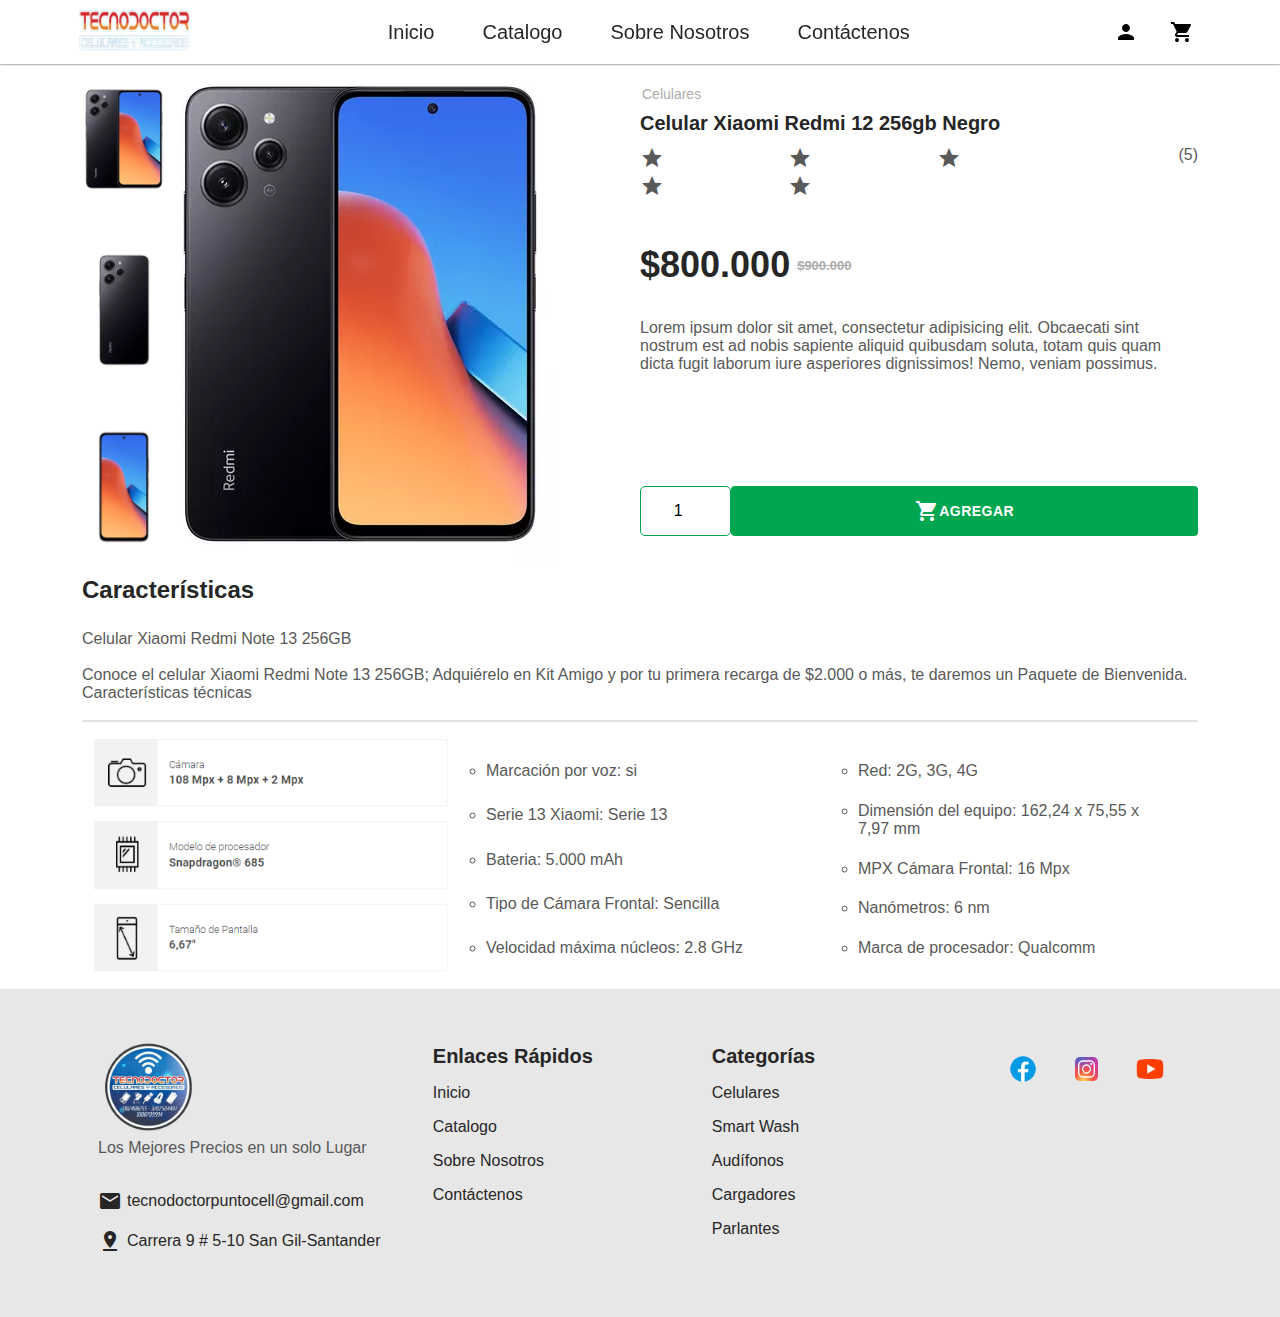
<file: pages/products/product.html>
<!DOCTYPE html>
<html lang="es">
<head>
    <meta charset="UTF-8">
    <meta name="viewport" content="width=device-width, initial-scale=1.0">
    <link rel="stylesheet" href="./../../css/style.css">
    <link rel="shortcut icon" href="./../../favicon.ico" type="image/x-icon">
    <link href="https://fonts.googleapis.com/icon?family=Material+Icons" rel="stylesheet">
    <title>TECNODOCTOR PUNTO CELL</title>
</head>
<body>
    <!-- HEADER -->
    <header class="header">
        <nav class="nav">
            <a class="nav__logo" href="./../../index.html">
                <img src="./../../img/material/tecnodoctorpuntocell_logo-2.png" alt="logo">
            </a>
            <input type="checkbox" id="menu">
            <label class="mobile order-1 mat-fab" for="menu">
                <span class="material-icons open">
                    menu
                </span>
                <span class="material-icons close">
                    close
                </span>
            </label>
            <ul class="nav__menu">
                <li class="nav__link">
                    <a  href="./../../index.html">Inicio</a>
                </li>
                <li class="nav__link" >
                    <a href="./../../pages/shop.html">Catalogo</a>
                </li>
                <li class="nav__link">
                    <a href="./../../pages/about_us.html">Sobre Nosotros</a>
                </li>
                <li class="nav__link">
                    <a  href="./../../pages/contact_us.html">Contáctenos</a>
                </li>
            </ul>
            <ul class="nav__buttons">
                <li>
                    <button name="login" type="button" class="mat-fab">
                        <span class="material-icons">
                            person
                        </span>
                    </button>
                </li>
                <li>
                    <button name="shopping_cart" type="button"  class="mat-fab">
                        <span class="material-icons">
                            shopping_cart
                        </span>
                    </button>
                </li>
            </ul>

        </nav>
    </header>
    <!-- END HEADER -->

    <!-- MAIN -->
    <main class="main">
        <div class="container">
            <div class="d-grid col-lg-6">
                <div class="d-flex">
                    <div class="product__swiper">
                        <div class="swiper-slide">
                            <img src="./../../img/products/product-1-01.webp" alt="product image 1">
                        </div>
                        <div class="swiper-slide">
                            <img src="./../../img/products/product-1-02.webp" alt="product image 1">
                        </div>
                        <div class="swiper-slide">
                            <img src="./../../img/products/product-1-03.webp" alt="product image 1">
                        </div>
                    </div>
                    <div class="product__image-select"> 
                        <img src="./../../img/products/product-1-01.webp" alt="product image 1">
                    </div>
                </div>

                <div class="product__info">
                    <div class="product__content ">
                        <div>
                            <div class="product__category">
                                <a href="">
                                    Celulares
                                </a>
                            </div>
                            <h2>
                                <a class="product__title" href="">
                                    Celular Xiaomi Redmi 12 256gb Negro
                                </a>
                            </h2>
                            <div class="product__rate">
                                <div class="product__rate-starts">
                                    <span class="material-icons">
                                        star_rate
                                    </span>
                                    <span class="material-icons">
                                        star_rate
                                    </span>
                                    <span class="material-icons">
                                        star_rate
                                    </span>
                                    <span class="material-icons">
                                        star_rate
                                    </span>
                                    <span class="material-icons">
                                        star_rate
                                    </span>
                                </div>
                                <span class="product__rate-num">
                                    (5)
                                </span>
                            </div>
                        </div>
                        <div class="product__price">
                            <h1>$800.000</h1>
                            <h2 class="old-price">$900.000</h2>
                        </div>
                        <div class="product__description">
                            <p>
                                Lorem ipsum dolor sit amet, consectetur adipisicing elit. 
                                Obcaecati sint nostrum est ad nobis sapiente aliquid quibusdam soluta, 
                                totam quis quam dicta fugit laborum iure asperiores dignissimos! Nemo, 
                                veniam possimus.
                            </p>
                        </div>
                        <div>
                        </div>
                        <div>
                        </div>
                        <div class="d-flex align-items-center">
                            <input value="1" class="product__input" type="number">
                            <button class="product__button ">
                                <span class="material-icons">
                                    shopping_cart
                                </span>
                                AGREGAR
                            </button>
                        </div>
                    </div>
                </div>
            </div>

            
            <div class="product__specs">
                <div class="my-1">
                </div>
                <div class="my-1">
                    <h2>Características</h2>
                </div>
                <div class="text-spaces">
                    Celular Xiaomi Redmi Note 13 256GB

                    Conoce el celular Xiaomi Redmi Note 13 256GB; Adquiérelo en Kit Amigo y por tu primera recarga de $2.000 o más, te daremos un Paquete de Bienvenida.
                    Características técnicas

                </div>
                <div class="d-grid col-lg-4">
                    <div>
                        <img src="./../../img/products/specs.png" alt="specs">
                    </div>
                    <div>
                        <ul class="specs__list">
                            <li>
                                Marcación por voz: si
                            </li>
                            <li>
                                Serie 13 Xiaomi: Serie 13
                            </li>
                            <li>
                                Bateria: 5.000 mAh
                            </li>
                            <li>
                                Tipo de Cámara Frontal: Sencilla
                            </li>
                            <li>
                                Velocidad máxima núcleos: 2.8 GHz
                            </li>
                        </ul>
                    </div>
                    <div>
                        <ul class="specs__list">
                            <li>
                                Red: 2G, 3G, 4G
                            </li>
                            <li>
                                Dimensión del equipo: 162,24 x 75,55 x 7,97 mm
                            </li>
                            <li>
                                MPX Cámara Frontal: 16 Mpx
                            </li>
                            <li>
                                Nanómetros: 6 nm
                            </li>
                            <li>
                                Marca de procesador: Qualcomm
                            </li>
                        </ul>
                    </div>
                </div>
            </div>

            <div class="reviews">

            </div>
            
        </div>
    </main>
    <!-- END MAIN -->

    <!-- FOOTER -->
    <footer class="footer">
        <div class="container">
            <div class="d-grid footer__content gap-1">

                <div class="footer__section">
                    <div class="footer__logo">
                        <img  src="./../../img/material/tecnodoctorpuntocell_logo.png" alt="TECNODOCTOR-LOGO">
                        <p>
                            Los Mejores Precios en un solo Lugar
                        </p>
                    </div>
                    <ul>
                        <li class="footer__link">
                            <a href="">
                                <span class="material-icons">
                                    mail
                                </span>
                                tecnodoctorpuntocell@gmail.com
                            </a> 
                        </li>
                        <li class="footer__link">
                            <a href="">
                                <span class="material-icons">
                                    pin_drop
                                </span>
                                Carrera 9 # 5-10 San Gil-Santander
                            </a> 
                        </li>
                    </ul>
                </div>

                <div class="footer__section">
                    <h3 class="footer__subtitle my-1">
                        Enlaces Rápidos
                    </h3>
                    <ul>
                        <li class="footer__link">
                            <a href="./../../index.html">
                                Inicio
                            </a> 
                        </li>
                        <li class="footer__link">
                            <a href="./../../pages/shop.html">
                                Catalogo
                            </a> 
                        </li>
                        <li class="footer__link">
                            <a href="./../../pages/about_us.html">
                                Sobre Nosotros
                            </a> 
                        </li>
                        <li class="footer__link">
                            <a href="./../../pages/contact_us.html">
                                Contáctenos
                            </a> 
                        </li>
                    </ul>
                </div>

                <div class="footer__section">
                    <h3 class="footer__subtitle my-1">
                        Categorías
                    </h3>
                    <ul>
                        <li class="footer__link">
                            <a href="">Celulares</a> 
                        </li>
                        <li class="footer__link">
                            <a href="">Smart Wash</a> 
                        </li>
                        <li class="footer__link">
                            <a href="">Audífonos</a> 
                        </li>
                        <li class="footer__link">
                            <a href="">Cargadores</a> 
                        </li class="footer__link" >
                        <li class="footer__link">
                            <a href="">Parlantes</a> 
                        </li>
                    </ul>
                </div>

                <div class="footer__section">
                    <div class="d-flex text-align-center">
                        <a href=""  class="footer__social">
                            <img src="./../../img/material/facebook.png" alt="facebook link">
                        </a>
                        <a href=""  class="footer__social">
                            <img src="./../../img/material/instagram.png" alt="instagram link">
                        </a>
                        <a href=""  class="footer__social">
                            <img src="./../../img/material/youtube.png" alt="YouTube link">
                        </a>
                    </div>
                </div>

            </div>
        </div>
    </footer>
    <!-- END FOOTER -->
</body>
</html>
</file>
<file: css/style.css>
@import url(./base.css);
@import url(./layout.css);
@import url(./reusable.css);

@import url(./header.css);
@import url(./product.css);
@import url(./shop.css);
@import url(./about.css);
@import url(./footer.css);

@import url(./breakpoints.css);
</file>
